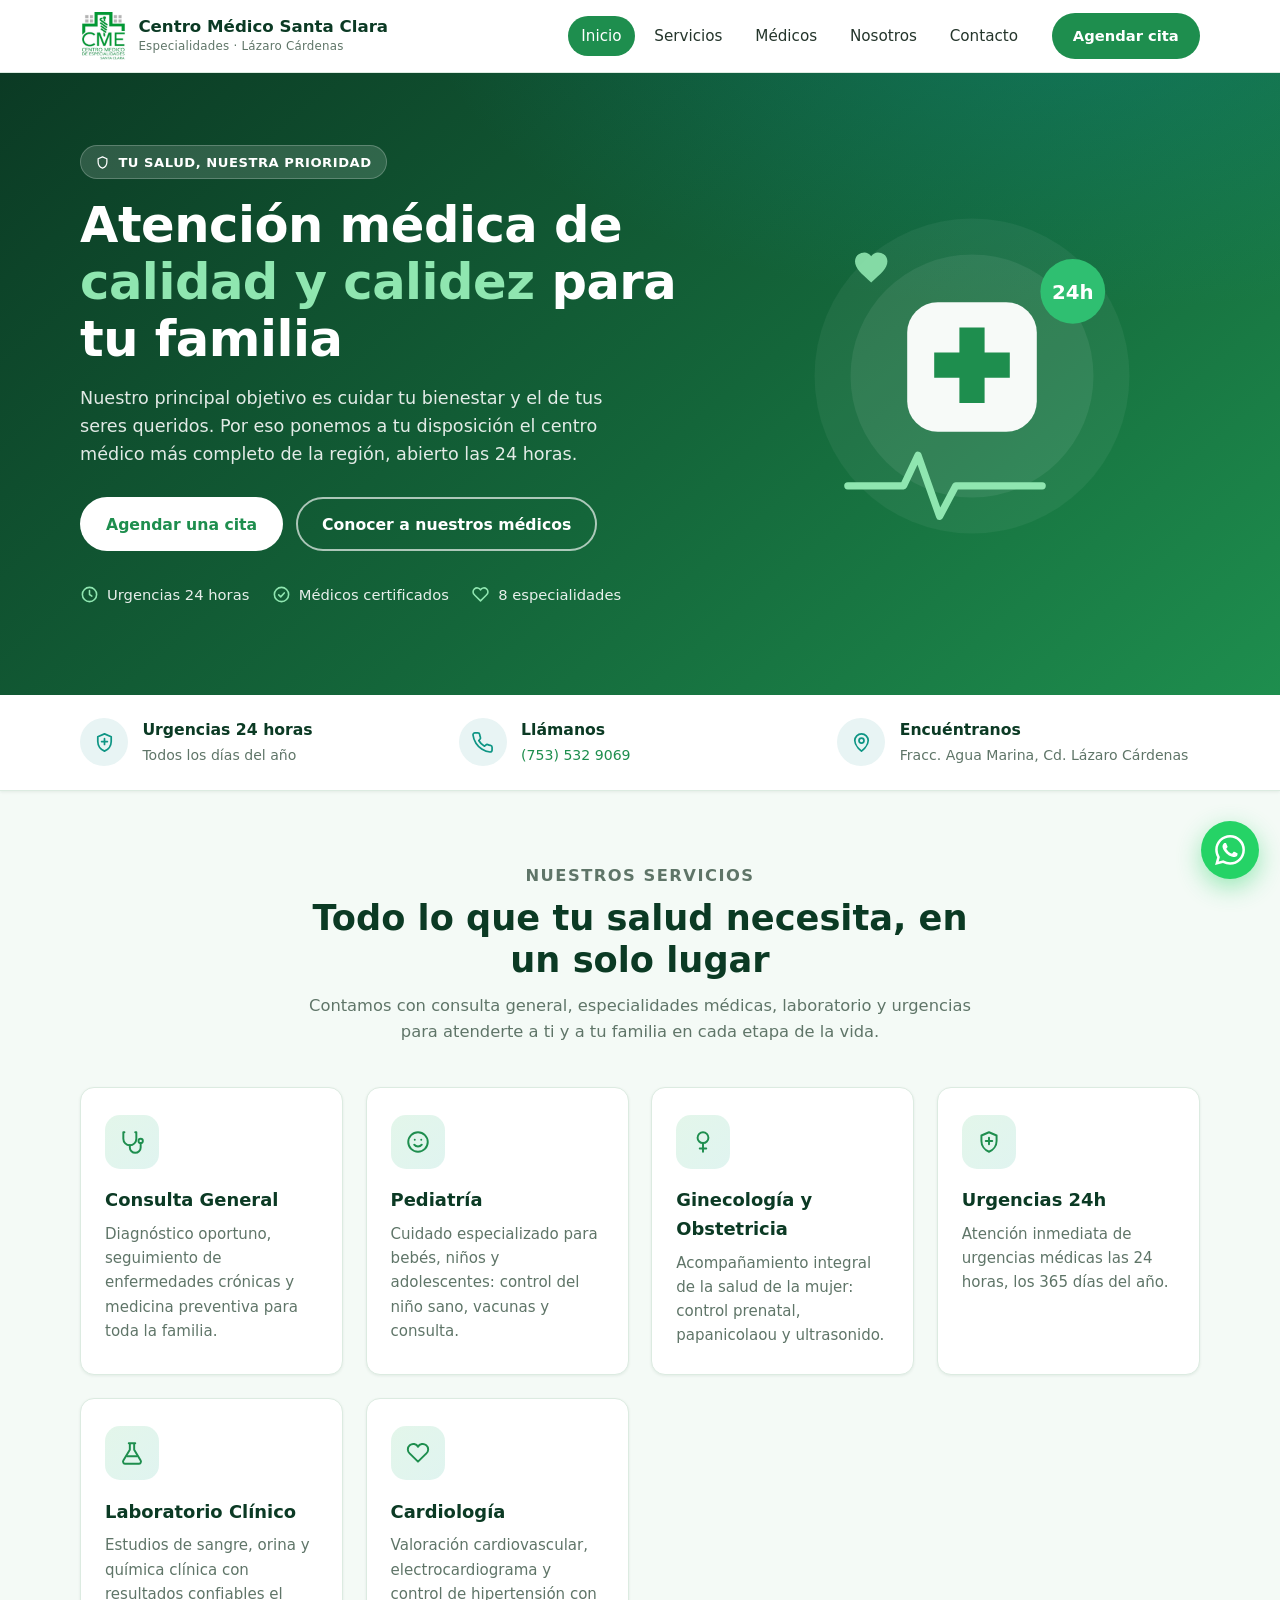
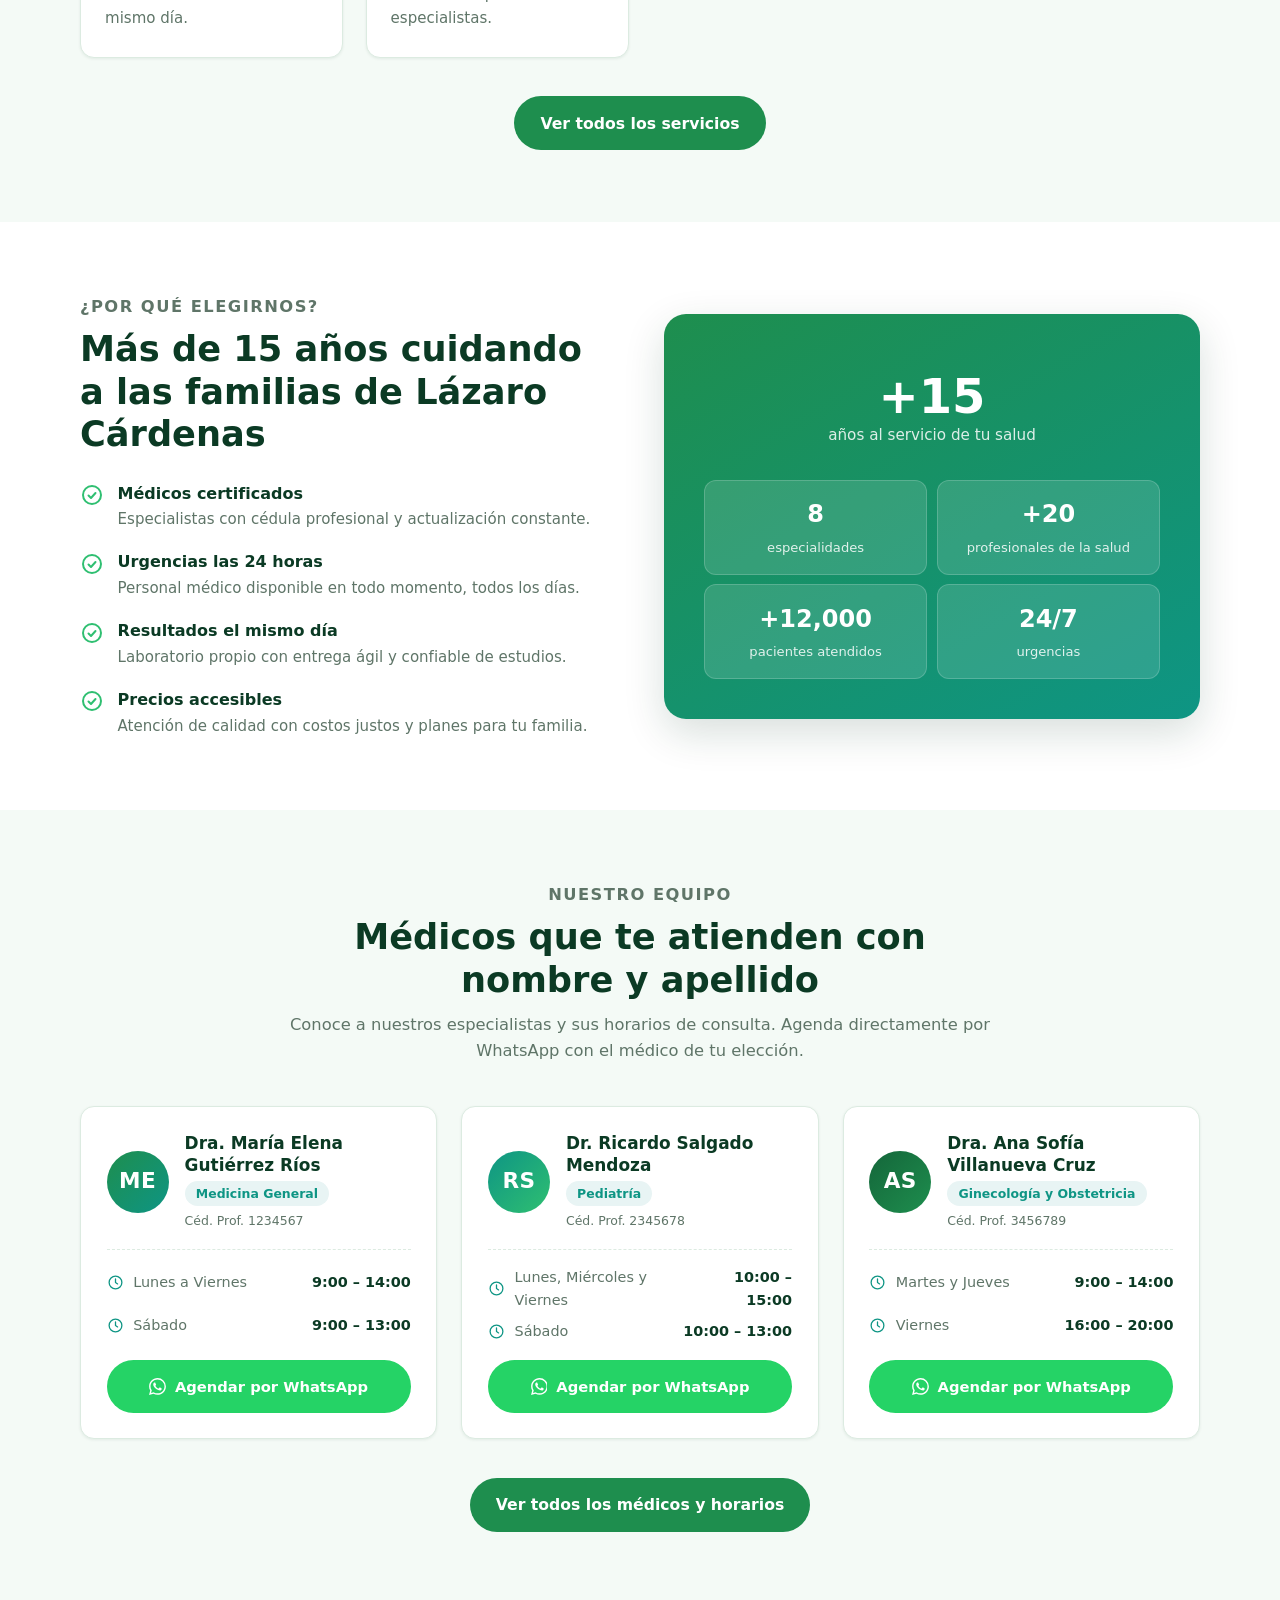
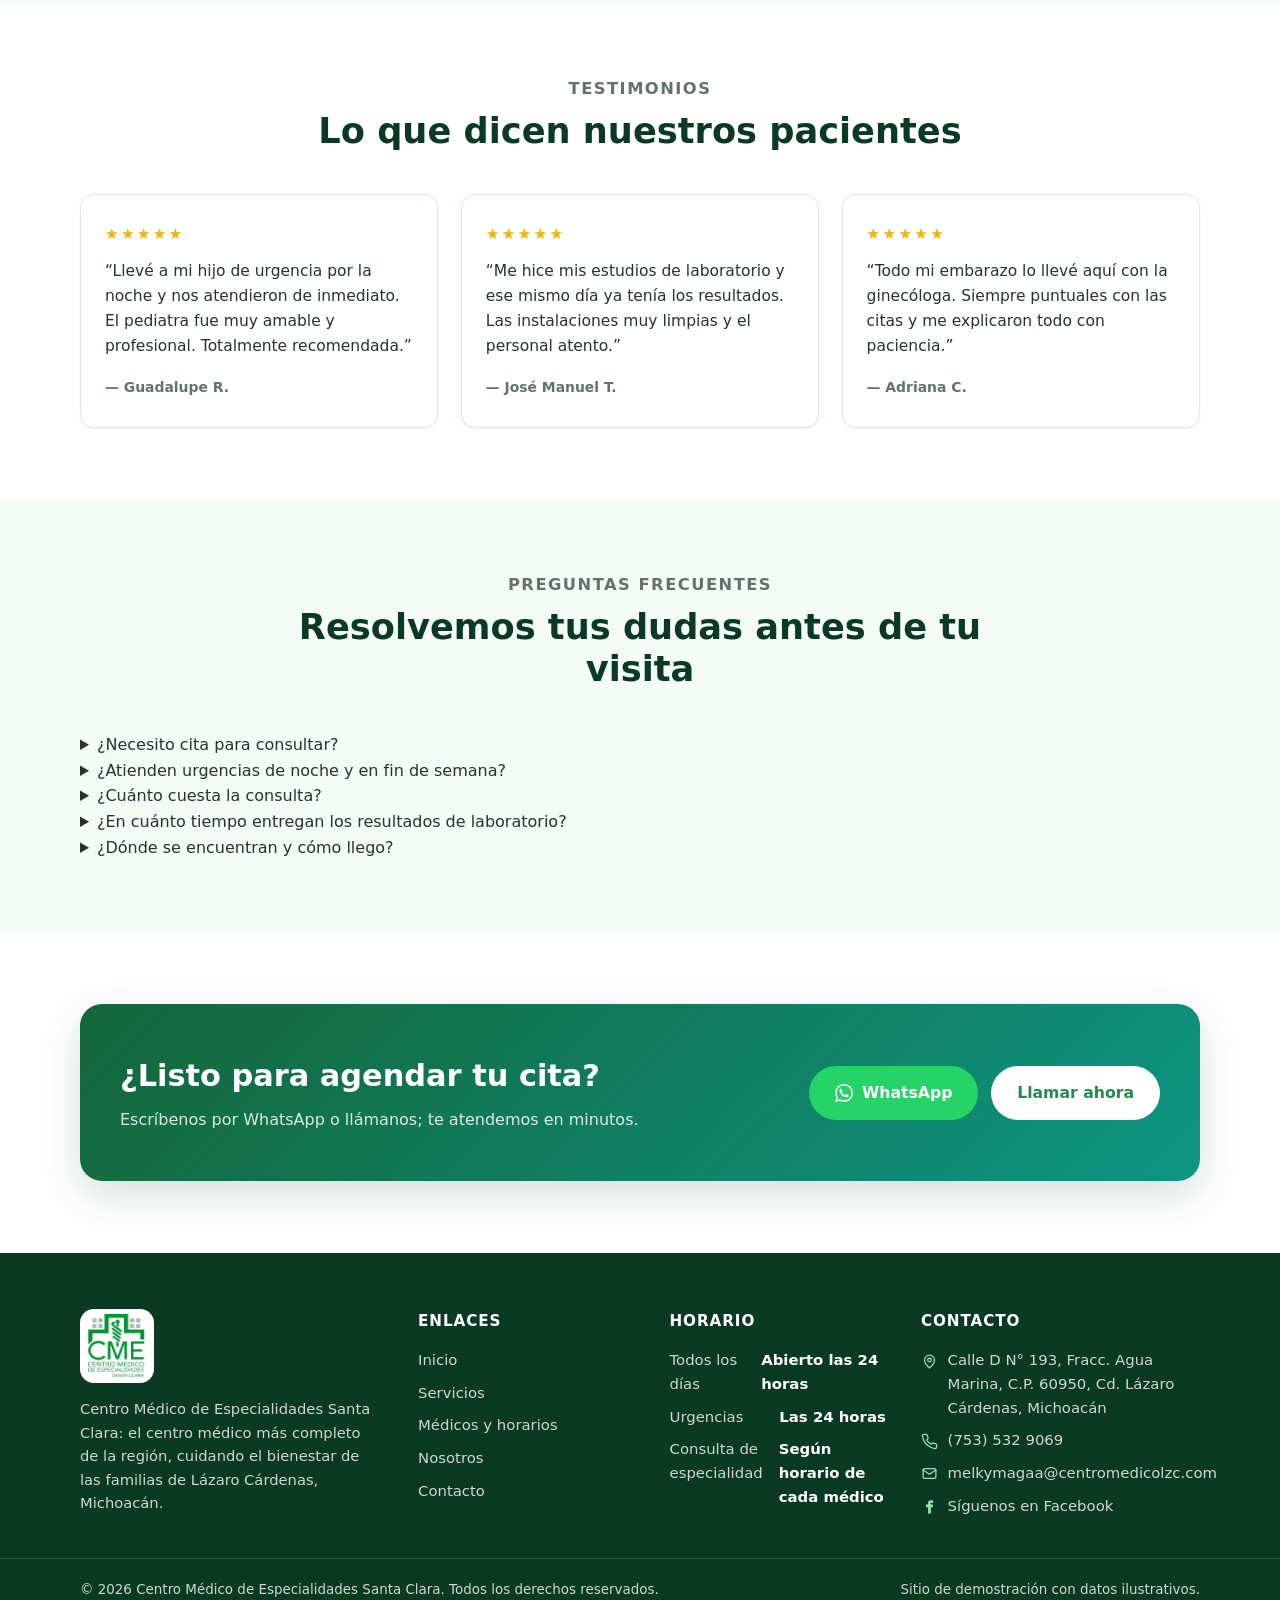
<file: index.html>
<!DOCTYPE html>
<html lang="es">
<head>
  <meta charset="UTF-8">
  <meta name="viewport" content="width=device-width, initial-scale=1.0">
  <title>Centro Médico de Especialidades Santa Clara — Lázaro Cárdenas, Michoacán</title>
  <meta name="description" content="Centro Médico de Especialidades Santa Clara en Lázaro Cárdenas, Michoacán: especialidades médicas, laboratorio y urgencias las 24 horas. Agenda tu cita por WhatsApp o teléfono.">
  <!-- ⚠ ANTES DE PUBLICAR: reemplazar TU-DOMINIO.com por el dominio real en las
       5 páginas. Sin una URL absoluta, WhatsApp y Facebook no muestran la imagen
       de previsualización al compartir el enlace. -->
  <link rel="canonical" href="https://TU-DOMINIO.com/index.html">
  <meta property="og:title" content="Centro Médico de Especialidades Santa Clara — Lázaro Cárdenas">
  <meta property="og:description" content="El centro médico más completo de la región: especialidades, laboratorio y atención las 24 horas.">
  <meta property="og:type" content="website">
  <meta property="og:locale" content="es_MX">
  <meta property="og:site_name" content="Centro Médico de Especialidades Santa Clara">
  <meta property="og:url" content="https://TU-DOMINIO.com/index.html">
  <meta property="og:image" content="https://TU-DOMINIO.com/assets/og-image.jpg">
  <meta property="og:image:width" content="1200">
  <meta property="og:image:height" content="630">
  <meta property="og:image:alt" content="Centro Médico de Especialidades Santa Clara — Urgencias 24 horas en Lázaro Cárdenas, Michoacán">
  <meta name="twitter:card" content="summary_large_image">
  <link rel="icon" href="data:image/svg+xml,<svg xmlns='http://www.w3.org/2000/svg' viewBox='0 0 64 64'><rect width='64' height='64' rx='14' fill='%231e8e4e'/><path d='M27 14h10v13h13v10H37v13H27V37H14V27h13z' fill='white'/></svg>">
  <link rel="stylesheet" href="css/styles.css">
</head>
<body>

  <header class="site-header">
    <div class="container header-inner">
      <a class="brand" href="index.html" aria-label="Centro Médico Santa Clara — Inicio">
        <img class="brand-img" src="assets/logo.jpg" alt="Logotipo del Centro Médico de Especialidades Santa Clara">
        <span class="brand-text"><strong>Centro Médico Santa Clara</strong><small>Especialidades · Lázaro Cárdenas</small></span>
      </a>
      <nav class="site-nav" id="siteNav" aria-label="Navegación principal">
        <a href="index.html" class="active">Inicio</a>
        <a href="servicios.html">Servicios</a>
        <a href="medicos.html">Médicos</a>
        <a href="nosotros.html">Nosotros</a>
        <a href="contacto.html">Contacto</a>
      </nav>
      <a href="contacto.html" class="btn btn-primary header-cta">Agendar cita</a>
      <button class="nav-toggle" id="navToggle" aria-label="Abrir menú" aria-expanded="false">
        <svg viewBox="0 0 24 24" fill="none" stroke="currentColor" stroke-width="2" stroke-linecap="round" aria-hidden="true"><path d="M4 7h16M4 12h16M4 17h16"/></svg>
      </button>
    </div>
  </header>

  <main>
    <!-- ============ HERO ============ -->
    <section class="hero">
      <div class="container hero-inner">
        <div>
          <span class="kicker">
            <svg viewBox="0 0 24 24" fill="none" stroke="currentColor" stroke-width="2" stroke-linecap="round" stroke-linejoin="round" aria-hidden="true"><path d="M12 3l7 3v5c0 4.5-3 8.5-7 10-4-1.5-7-5.5-7-10V6z"/></svg>
            Tu salud, nuestra prioridad
          </span>
          <h1>Atención médica de <em>calidad y calidez</em> para tu familia</h1>
          <p class="lead">Nuestro principal objetivo es cuidar tu bienestar y el de tus seres queridos. Por eso ponemos a tu disposición el centro médico más completo de la región, abierto las 24 horas.</p>
          <div class="hero-actions">
            <a href="contacto.html" class="btn btn-light">Agendar una cita</a>
            <a href="medicos.html" class="btn btn-outline">Conocer a nuestros médicos</a>
          </div>
          <ul class="hero-badges">
            <li>
              <svg viewBox="0 0 24 24" fill="none" stroke="currentColor" stroke-width="2" stroke-linecap="round" stroke-linejoin="round" aria-hidden="true"><circle cx="12" cy="12" r="9"/><path d="M12 7v5l3 2"/></svg>
              Urgencias 24 horas
            </li>
            <li>
              <svg viewBox="0 0 24 24" fill="none" stroke="currentColor" stroke-width="2" stroke-linecap="round" stroke-linejoin="round" aria-hidden="true"><circle cx="12" cy="12" r="9"/><path d="m8.5 12.5 2.5 2.5 4.5-5"/></svg>
              Médicos certificados
            </li>
            <li>
              <svg viewBox="0 0 24 24" fill="none" stroke="currentColor" stroke-width="2" stroke-linecap="round" stroke-linejoin="round" aria-hidden="true"><path d="M19.5 12.6 12 20l-7.5-7.4A5 5 0 1 1 12 6.3a5 5 0 1 1 7.5 6.3z"/></svg>
              8 especialidades
            </li>
          </ul>
        </div>
        <div class="hero-art" aria-hidden="true">
          <svg viewBox="0 0 400 400" fill="none">
            <circle cx="200" cy="200" r="175" fill="rgba(255,255,255,0.05)"/>
            <circle cx="200" cy="200" r="135" fill="rgba(255,255,255,0.07)"/>
            <rect x="128" y="118" width="144" height="144" rx="34" fill="#ffffff" opacity="0.96"/>
            <path d="M186 146h28v28h28v28h-28v28h-28v-28h-28v-28h28z" fill="#1e8e4e"/>
            <circle cx="312" cy="106" r="36" fill="#2fbf71"/>
            <text x="312" y="114" text-anchor="middle" font-size="22" font-weight="700" fill="#ffffff" font-family="system-ui, sans-serif">24h</text>
            <path d="M88 96c-11-10-18-15.5-18-23.5a10 10 0 0 1 18-5.6A10 10 0 0 1 106 72.5c0 8-7 13.5-18 23.5z" fill="#8fe6b0" opacity="0.9"/>
            <path d="M62 322h62l16-34 24 68 18-34h96" stroke="#8fe6b0" stroke-width="8" stroke-linecap="round" stroke-linejoin="round"/>
          </svg>
        </div>
      </div>
    </section>

    <!-- ============ FRANJA DE DATOS RÁPIDOS ============ -->
    <section class="strip" aria-label="Información rápida">
      <div class="container strip-inner">
        <div class="strip-item">
          <span class="icon-circle"><svg viewBox="0 0 24 24" fill="none" stroke="currentColor" stroke-width="1.8" stroke-linecap="round" stroke-linejoin="round" aria-hidden="true"><path d="M12 3l7 3v5c0 4.5-3 8.5-7 10-4-1.5-7-5.5-7-10V6z"/><path d="M12 8v6M9 11h6"/></svg></span>
          <div><strong>Urgencias 24 horas</strong><span>Todos los días del año</span></div>
        </div>
        <div class="strip-item">
          <span class="icon-circle"><svg viewBox="0 0 24 24" fill="none" stroke="currentColor" stroke-width="1.8" stroke-linecap="round" stroke-linejoin="round" aria-hidden="true"><path d="M22 16.9v3a2 2 0 0 1-2.2 2 19.8 19.8 0 0 1-8.6-3.1 19.5 19.5 0 0 1-6-6A19.8 19.8 0 0 1 2.1 4.2 2 2 0 0 1 4.1 2h3a2 2 0 0 1 2 1.7c.13.96.36 1.9.7 2.8a2 2 0 0 1-.45 2.1L8.1 9.9a16 16 0 0 0 6 6l1.3-1.25a2 2 0 0 1 2.1-.45c.9.34 1.84.57 2.8.7a2 2 0 0 1 1.7 2z"/></svg></span>
          <div><strong>Llámanos</strong><span><a data-cfg-href="tel" data-cfg="telefono" href="#">(753) 123 4567</a></span></div>
        </div>
        <div class="strip-item">
          <span class="icon-circle"><svg viewBox="0 0 24 24" fill="none" stroke="currentColor" stroke-width="1.8" stroke-linecap="round" stroke-linejoin="round" aria-hidden="true"><path d="M12 21s-7-5.1-7-11a7 7 0 0 1 14 0c0 5.9-7 11-7 11z"/><circle cx="12" cy="10" r="2.6"/></svg></span>
          <div><strong>Encuéntranos</strong><span>Fracc. Agua Marina, Cd. Lázaro Cárdenas</span></div>
        </div>
      </div>
    </section>

    <!-- ============ SERVICIOS DESTACADOS ============ -->
    <section class="section">
      <div class="container">
        <div class="section-head center">
          <p class="eyebrow">Nuestros servicios</p>
          <h2>Todo lo que tu salud necesita, en un solo lugar</h2>
          <p>Contamos con consulta general, especialidades médicas, laboratorio y urgencias para atenderte a ti y a tu familia en cada etapa de la vida.</p>
        </div>
        <div class="cards">
          <article class="card reveal">
            <span class="icon-circle"><svg viewBox="0 0 24 24" fill="none" stroke="currentColor" stroke-width="1.8" stroke-linecap="round" stroke-linejoin="round" aria-hidden="true"><path d="M5 3H4v6a6 6 0 0 0 12 0V3h-1"/><path d="M10 15v2a5 5 0 0 0 10 0v-3"/><circle cx="20" cy="11" r="2"/></svg></span>
            <h3>Consulta General</h3>
            <p>Diagnóstico oportuno, seguimiento de enfermedades crónicas y medicina preventiva para toda la familia.</p>
          </article>
          <article class="card reveal">
            <span class="icon-circle"><svg viewBox="0 0 24 24" fill="none" stroke="currentColor" stroke-width="1.8" stroke-linecap="round" stroke-linejoin="round" aria-hidden="true"><circle cx="12" cy="12" r="9"/><path d="M9 10h.01M15 10h.01"/><path d="M8.5 14.5a4.5 4.5 0 0 0 7 0"/></svg></span>
            <h3>Pediatría</h3>
            <p>Cuidado especializado para bebés, niños y adolescentes: control del niño sano, vacunas y consulta.</p>
          </article>
          <article class="card reveal">
            <span class="icon-circle"><svg viewBox="0 0 24 24" fill="none" stroke="currentColor" stroke-width="1.8" stroke-linecap="round" stroke-linejoin="round" aria-hidden="true"><circle cx="12" cy="8" r="5"/><path d="M12 13v8M9 18h6"/></svg></span>
            <h3>Ginecología y Obstetricia</h3>
            <p>Acompañamiento integral de la salud de la mujer: control prenatal, papanicolaou y ultrasonido.</p>
          </article>
          <article class="card reveal">
            <span class="icon-circle"><svg viewBox="0 0 24 24" fill="none" stroke="currentColor" stroke-width="1.8" stroke-linecap="round" stroke-linejoin="round" aria-hidden="true"><path d="M12 3l7 3v5c0 4.5-3 8.5-7 10-4-1.5-7-5.5-7-10V6z"/><path d="M12 8v6M9 11h6"/></svg></span>
            <h3>Urgencias 24h</h3>
            <p>Atención inmediata de urgencias médicas las 24 horas, los 365 días del año.</p>
          </article>
          <article class="card reveal">
            <span class="icon-circle"><svg viewBox="0 0 24 24" fill="none" stroke="currentColor" stroke-width="1.8" stroke-linecap="round" stroke-linejoin="round" aria-hidden="true"><path d="M9 3h6M10 3v6l-6 10a2 2 0 0 0 1.8 3h12.4a2 2 0 0 0 1.8-3L14 9V3"/><path d="M7.5 15h9"/></svg></span>
            <h3>Laboratorio Clínico</h3>
            <p>Estudios de sangre, orina y química clínica con resultados confiables el mismo día.</p>
          </article>
          <article class="card reveal">
            <span class="icon-circle"><svg viewBox="0 0 24 24" fill="none" stroke="currentColor" stroke-width="1.8" stroke-linecap="round" stroke-linejoin="round" aria-hidden="true"><path d="M19.5 12.6 12 20l-7.5-7.4A5 5 0 1 1 12 6.3a5 5 0 1 1 7.5 6.3z"/></svg></span>
            <h3>Cardiología</h3>
            <p>Valoración cardiovascular, electrocardiograma y control de hipertensión con especialistas.</p>
          </article>
        </div>
        <div class="section-foot">
          <a href="servicios.html" class="btn btn-primary">Ver todos los servicios</a>
        </div>
      </div>
    </section>

    <!-- ============ POR QUÉ ELEGIRNOS ============ -->
    <section class="section alt">
      <div class="container split">
        <div>
          <div class="section-head" style="margin-bottom: 0;">
            <p class="eyebrow">¿Por qué elegirnos?</p>
            <h2>Más de 15 años cuidando a las familias de Lázaro Cárdenas</h2>
          </div>
          <ul class="checklist">
            <li>
              <svg viewBox="0 0 24 24" fill="none" stroke="currentColor" stroke-width="2" stroke-linecap="round" stroke-linejoin="round" aria-hidden="true"><circle cx="12" cy="12" r="9"/><path d="m8.5 12.5 2.5 2.5 4.5-5"/></svg>
              <div><strong>Médicos certificados</strong><span>Especialistas con cédula profesional y actualización constante.</span></div>
            </li>
            <li>
              <svg viewBox="0 0 24 24" fill="none" stroke="currentColor" stroke-width="2" stroke-linecap="round" stroke-linejoin="round" aria-hidden="true"><circle cx="12" cy="12" r="9"/><path d="m8.5 12.5 2.5 2.5 4.5-5"/></svg>
              <div><strong>Urgencias las 24 horas</strong><span>Personal médico disponible en todo momento, todos los días.</span></div>
            </li>
            <li>
              <svg viewBox="0 0 24 24" fill="none" stroke="currentColor" stroke-width="2" stroke-linecap="round" stroke-linejoin="round" aria-hidden="true"><circle cx="12" cy="12" r="9"/><path d="m8.5 12.5 2.5 2.5 4.5-5"/></svg>
              <div><strong>Resultados el mismo día</strong><span>Laboratorio propio con entrega ágil y confiable de estudios.</span></div>
            </li>
            <li>
              <svg viewBox="0 0 24 24" fill="none" stroke="currentColor" stroke-width="2" stroke-linecap="round" stroke-linejoin="round" aria-hidden="true"><circle cx="12" cy="12" r="9"/><path d="m8.5 12.5 2.5 2.5 4.5-5"/></svg>
              <div><strong>Precios accesibles</strong><span>Atención de calidad con costos justos y planes para tu familia.</span></div>
            </li>
          </ul>
        </div>
        <div class="panel-illustration reveal">
          <div class="big-stat"><strong>+15</strong><span>años al servicio de tu salud</span></div>
          <div class="panel-grid">
            <div><strong>8</strong><span>especialidades</span></div>
            <div><strong>+20</strong><span>profesionales de la salud</span></div>
            <div><strong>+12,000</strong><span>pacientes atendidos</span></div>
            <div><strong>24/7</strong><span>urgencias</span></div>
          </div>
        </div>
      </div>
    </section>

    <!-- ============ MÉDICOS DESTACADOS ============ -->
    <section class="section">
      <div class="container">
        <div class="section-head center">
          <p class="eyebrow">Nuestro equipo</p>
          <h2>Médicos que te atienden con nombre y apellido</h2>
          <p>Conoce a nuestros especialistas y sus horarios de consulta. Agenda directamente por WhatsApp con el médico de tu elección.</p>
        </div>
        <div class="docs-grid" id="medicosDestacados"></div>
        <div class="section-foot">
          <a href="medicos.html" class="btn btn-primary">Ver todos los médicos y horarios</a>
        </div>
      </div>
    </section>

    <!-- ============ TESTIMONIOS ============ -->
    <section class="section alt">
      <div class="container">
        <div class="section-head center">
          <p class="eyebrow">Testimonios</p>
          <h2>Lo que dicen nuestros pacientes</h2>
        </div>
        <div class="testimonios">
          <article class="testimonio reveal">
            <div class="stars" aria-label="5 estrellas">★★★★★</div>
            <blockquote>“Llevé a mi hijo de urgencia por la noche y nos atendieron de inmediato. El pediatra fue muy amable y profesional. Totalmente recomendada.”</blockquote>
            <cite>— Guadalupe R.</cite>
          </article>
          <article class="testimonio reveal">
            <div class="stars" aria-label="5 estrellas">★★★★★</div>
            <blockquote>“Me hice mis estudios de laboratorio y ese mismo día ya tenía los resultados. Las instalaciones muy limpias y el personal atento.”</blockquote>
            <cite>— José Manuel T.</cite>
          </article>
          <article class="testimonio reveal">
            <div class="stars" aria-label="5 estrellas">★★★★★</div>
            <blockquote>“Todo mi embarazo lo llevé aquí con la ginecóloga. Siempre puntuales con las citas y me explicaron todo con paciencia.”</blockquote>
            <cite>— Adriana C.</cite>
          </article>
        </div>
      </div>
    </section>

    <!-- ============ PREGUNTAS FRECUENTES ============
         ⚠ Confirmar cada respuesta con el cliente antes de publicar.
         Si se edita una pregunta aquí, actualizar también el bloque
         JSON-LD de FAQPage al final de esta página. -->
    <section class="section">
      <div class="container">
        <div class="section-head center">
          <p class="eyebrow">Preguntas frecuentes</p>
          <h2>Resolvemos tus dudas antes de tu visita</h2>
        </div>
        <div class="faq">
          <details>
            <summary>¿Necesito cita para consultar?</summary>
            <div class="faq-body">Para consulta de especialidad te recomendamos agendar por WhatsApp o teléfono, así te aseguramos el horario del médico que buscas. Las urgencias se atienden de inmediato, sin cita, a cualquier hora.</div>
          </details>
          <details>
            <summary>¿Atienden urgencias de noche y en fin de semana?</summary>
            <div class="faq-body">Sí. Contamos con médico de guardia las 24 horas, los 365 días del año, incluidos domingos y días festivos.</div>
          </details>
          <details>
            <summary>¿Cuánto cuesta la consulta?</summary>
            <div class="faq-body">Manejamos costos accesibles que varían según la especialidad y los estudios que se requieran. Escríbenos por <a href="#" data-cfg-href="wa" target="_blank" rel="noopener">WhatsApp</a> y con gusto te damos el costo actualizado, sin compromiso.</div>
          </details>
          <details>
            <summary>¿En cuánto tiempo entregan los resultados de laboratorio?</summary>
            <div class="faq-body">La mayoría de los estudios de rutina se entregan el mismo día. Para perfiles especiales te indicamos el tiempo exacto al momento de tomar la muestra.</div>
          </details>
          <details>
            <summary>¿Dónde se encuentran y cómo llego?</summary>
            <div class="faq-body">Estamos en <span data-cfg="direccion"></span>. Puedes abrir la ruta directamente en <a data-cfg-href="mapa" href="#" target="_blank" rel="noopener">Google Maps</a>.</div>
          </details>
        </div>
      </div>
    </section>

    <!-- ============ CTA FINAL ============ -->
    <section class="section alt">
      <div class="container">
        <div class="cta-banner reveal">
          <div>
            <h2>¿Listo para agendar tu cita?</h2>
            <p>Escríbenos por WhatsApp o llámanos; te atendemos en minutos.</p>
          </div>
          <div class="actions">
            <a href="#" data-cfg-href="wa" target="_blank" rel="noopener" class="btn btn-whatsapp">
              <svg viewBox="0 0 24 24" fill="currentColor" aria-hidden="true"><path d="M17.472 14.382c-.297-.149-1.758-.867-2.03-.967-.273-.099-.471-.148-.67.15-.197.297-.767.966-.94 1.164-.173.199-.347.223-.644.075-.297-.15-1.255-.463-2.39-1.475-.883-.788-1.48-1.761-1.653-2.059-.173-.297-.018-.458.13-.606.134-.133.297-.347.446-.52.149-.174.198-.298.297-.497.1-.198.05-.371-.025-.52-.075-.149-.669-1.612-.916-2.207-.242-.579-.487-.5-.669-.51-.173-.008-.371-.01-.57-.01-.198 0-.52.074-.792.372-.272.297-1.04 1.016-1.04 2.479 0 1.462 1.065 2.875 1.213 3.074.149.198 2.096 3.2 5.077 4.487.709.306 1.262.489 1.694.625.712.227 1.36.195 1.871.118.571-.085 1.758-.719 2.006-1.413.248-.694.248-1.289.173-1.413-.074-.124-.272-.198-.57-.347m-5.421 7.403h-.004a9.87 9.87 0 01-5.031-1.378l-.361-.214-3.741.982.998-3.648-.235-.374a9.86 9.86 0 01-1.51-5.26c.001-5.45 4.436-9.884 9.888-9.884 2.64 0 5.122 1.03 6.988 2.898a9.825 9.825 0 012.893 6.994c-.003 5.45-4.437 9.884-9.885 9.884m8.413-18.297A11.815 11.815 0 0012.05 0C5.495 0 .16 5.335.157 11.892c0 2.096.547 4.142 1.588 5.945L.057 24l6.305-1.654a11.882 11.882 0 005.683 1.448h.005c6.554 0 11.89-5.335 11.893-11.893a11.821 11.821 0 00-3.48-8.413z"/></svg>
              WhatsApp
            </a>
            <a href="#" data-cfg-href="tel" class="btn btn-light">Llamar ahora</a>
          </div>
        </div>
      </div>
    </section>
  </main>

  <!-- ============ PIE DE PÁGINA ============ -->
  <footer class="site-footer">
    <div class="container footer-grid">
      <div class="footer-brand">
        <img class="footer-logo" src="assets/logo.jpg" alt="Logotipo CME Santa Clara">
        <p>Centro Médico de Especialidades Santa Clara: el centro médico más completo de la región, cuidando el bienestar de las familias de Lázaro Cárdenas, Michoacán.</p>
      </div>
      <div>
        <h4>Enlaces</h4>
        <ul>
          <li><a href="index.html">Inicio</a></li>
          <li><a href="servicios.html">Servicios</a></li>
          <li><a href="medicos.html">Médicos y horarios</a></li>
          <li><a href="nosotros.html">Nosotros</a></li>
          <li><a href="contacto.html">Contacto</a></li>
        </ul>
      </div>
      <div>
        <h4>Horario</h4>
        <ul class="footer-horario" data-horario-general></ul>
      </div>
      <div>
        <h4>Contacto</h4>
        <ul class="footer-contacto">
          <li>
            <svg viewBox="0 0 24 24" fill="none" stroke="currentColor" stroke-width="1.8" stroke-linecap="round" stroke-linejoin="round" aria-hidden="true"><path d="M12 21s-7-5.1-7-11a7 7 0 0 1 14 0c0 5.9-7 11-7 11z"/><circle cx="12" cy="10" r="2.6"/></svg>
            <span data-cfg="direccion"></span>
          </li>
          <li>
            <svg viewBox="0 0 24 24" fill="none" stroke="currentColor" stroke-width="1.8" stroke-linecap="round" stroke-linejoin="round" aria-hidden="true"><path d="M22 16.9v3a2 2 0 0 1-2.2 2 19.8 19.8 0 0 1-8.6-3.1 19.5 19.5 0 0 1-6-6A19.8 19.8 0 0 1 2.1 4.2 2 2 0 0 1 4.1 2h3a2 2 0 0 1 2 1.7c.13.96.36 1.9.7 2.8a2 2 0 0 1-.45 2.1L8.1 9.9a16 16 0 0 0 6 6l1.3-1.25a2 2 0 0 1 2.1-.45c.9.34 1.84.57 2.8.7a2 2 0 0 1 1.7 2z"/></svg>
            <a data-cfg-href="tel" data-cfg="telefono" href="#"></a>
          </li>
          <li>
            <svg viewBox="0 0 24 24" fill="none" stroke="currentColor" stroke-width="1.8" stroke-linecap="round" stroke-linejoin="round" aria-hidden="true"><rect x="3" y="5" width="18" height="14" rx="2"/><path d="m3 7 9 6 9-6"/></svg>
            <a data-cfg-href="mailto" data-cfg="email" href="#"></a>
          </li>
          <li>
            <svg viewBox="0 0 24 24" fill="currentColor" aria-hidden="true"><path d="M14 9h3l-.5 4H14v9h-4v-9H7V9h3V7a4 4 0 0 1 4-4h3v4h-3a1 1 0 0 0-1 1z"/></svg>
            <a href="https://www.facebook.com/profile.php?id=100057571564324" target="_blank" rel="noopener">Síguenos en Facebook</a>
          </li>
        </ul>
      </div>
    </div>
    <div class="footer-bottom">
      <div class="container footer-bottom-inner">
        <span>© <span id="anio"></span> Centro Médico de Especialidades Santa Clara. Todos los derechos reservados.</span>
        <span>Sitio de demostración con datos ilustrativos.</span>
      </div>
    </div>
  </footer>

  <script src="js/config.js"></script>
  <script src="js/data.js"></script>
  <script src="js/main.js"></script>
  <script src="js/medicos.js"></script>

  <!-- ============================================================
       DATOS ESTRUCTURADOS (schema.org)
       Esto es lo que permite a Google mostrar dirección, teléfono y
       horario de la clínica directamente en los resultados de búsqueda.

       ⚠ Google NO ejecuta config.js para leer esto, así que los datos
       van escritos a mano: si cambias teléfono, dirección o correo en
       js/config.js, cámbialos TAMBIÉN aquí. Es el único lugar del sitio
       donde los datos de contacto se repiten.
       ============================================================ -->
  <script type="application/ld+json">
  {
    "@context": "https://schema.org",
    "@type": "MedicalClinic",
    "name": "Centro Médico de Especialidades Santa Clara",
    "description": "Centro médico con especialidades, laboratorio clínico, imagenología y urgencias las 24 horas en Lázaro Cárdenas, Michoacán.",
    "url": "https://TU-DOMINIO.com/",
    "image": "https://TU-DOMINIO.com/assets/og-image.jpg",
    "logo": "https://TU-DOMINIO.com/assets/logo.jpg",
    "telephone": "+527535329069",
    "email": "melkymagaa@centromedicolzc.com",
    "priceRange": "$$",
    "currenciesAccepted": "MXN",
    "address": {
      "@type": "PostalAddress",
      "streetAddress": "Calle D N° 193, Fracc. Agua Marina",
      "addressLocality": "Ciudad Lázaro Cárdenas",
      "addressRegion": "Michoacán",
      "postalCode": "60950",
      "addressCountry": "MX"
    },
    "openingHoursSpecification": [{
      "@type": "OpeningHoursSpecification",
      "dayOfWeek": ["Monday", "Tuesday", "Wednesday", "Thursday", "Friday", "Saturday", "Sunday"],
      "opens": "00:00",
      "closes": "23:59"
    }],
    "availableService": [
      { "@type": "MedicalProcedure", "name": "Urgencias 24 horas" },
      { "@type": "MedicalProcedure", "name": "Laboratorio clínico" },
      { "@type": "MedicalProcedure", "name": "Rayos X e imagenología" }
    ],
    "medicalSpecialty": [
      "Pediatric", "Obstetric", "Cardiovascular", "Dermatology",
      "Emergency", "Internal", "Musculoskeletal", "Dentistry"
    ],
    "sameAs": ["https://www.facebook.com/profile.php?id=100057571564324"]
  }
  </script>

  <!-- Preguntas frecuentes: si editas la sección de FAQ de arriba, actualiza esto. -->
  <script type="application/ld+json">
  {
    "@context": "https://schema.org",
    "@type": "FAQPage",
    "mainEntity": [
      {
        "@type": "Question",
        "name": "¿Necesito cita para consultar?",
        "acceptedAnswer": { "@type": "Answer", "text": "Para consulta de especialidad recomendamos agendar por WhatsApp o teléfono para asegurar el horario del médico. Las urgencias se atienden de inmediato, sin cita, a cualquier hora." }
      },
      {
        "@type": "Question",
        "name": "¿Atienden urgencias de noche y en fin de semana?",
        "acceptedAnswer": { "@type": "Answer", "text": "Sí. Contamos con médico de guardia las 24 horas, los 365 días del año, incluidos domingos y días festivos." }
      },
      {
        "@type": "Question",
        "name": "¿Cuánto cuesta la consulta?",
        "acceptedAnswer": { "@type": "Answer", "text": "Los costos varían según la especialidad y los estudios que se requieran. Escríbenos por WhatsApp y te damos el costo actualizado, sin compromiso." }
      },
      {
        "@type": "Question",
        "name": "¿En cuánto tiempo entregan los resultados de laboratorio?",
        "acceptedAnswer": { "@type": "Answer", "text": "La mayoría de los estudios de rutina se entregan el mismo día. Para perfiles especiales indicamos el tiempo exacto al tomar la muestra." }
      },
      {
        "@type": "Question",
        "name": "¿Dónde se encuentran y cómo llego?",
        "acceptedAnswer": { "@type": "Answer", "text": "Estamos en Calle D N° 193, Fracc. Agua Marina, C.P. 60950, Cd. Lázaro Cárdenas, Michoacán. Puedes abrir la ruta directamente en Google Maps." }
      }
    ]
  }
  </script>
</body>
</html>
</file>
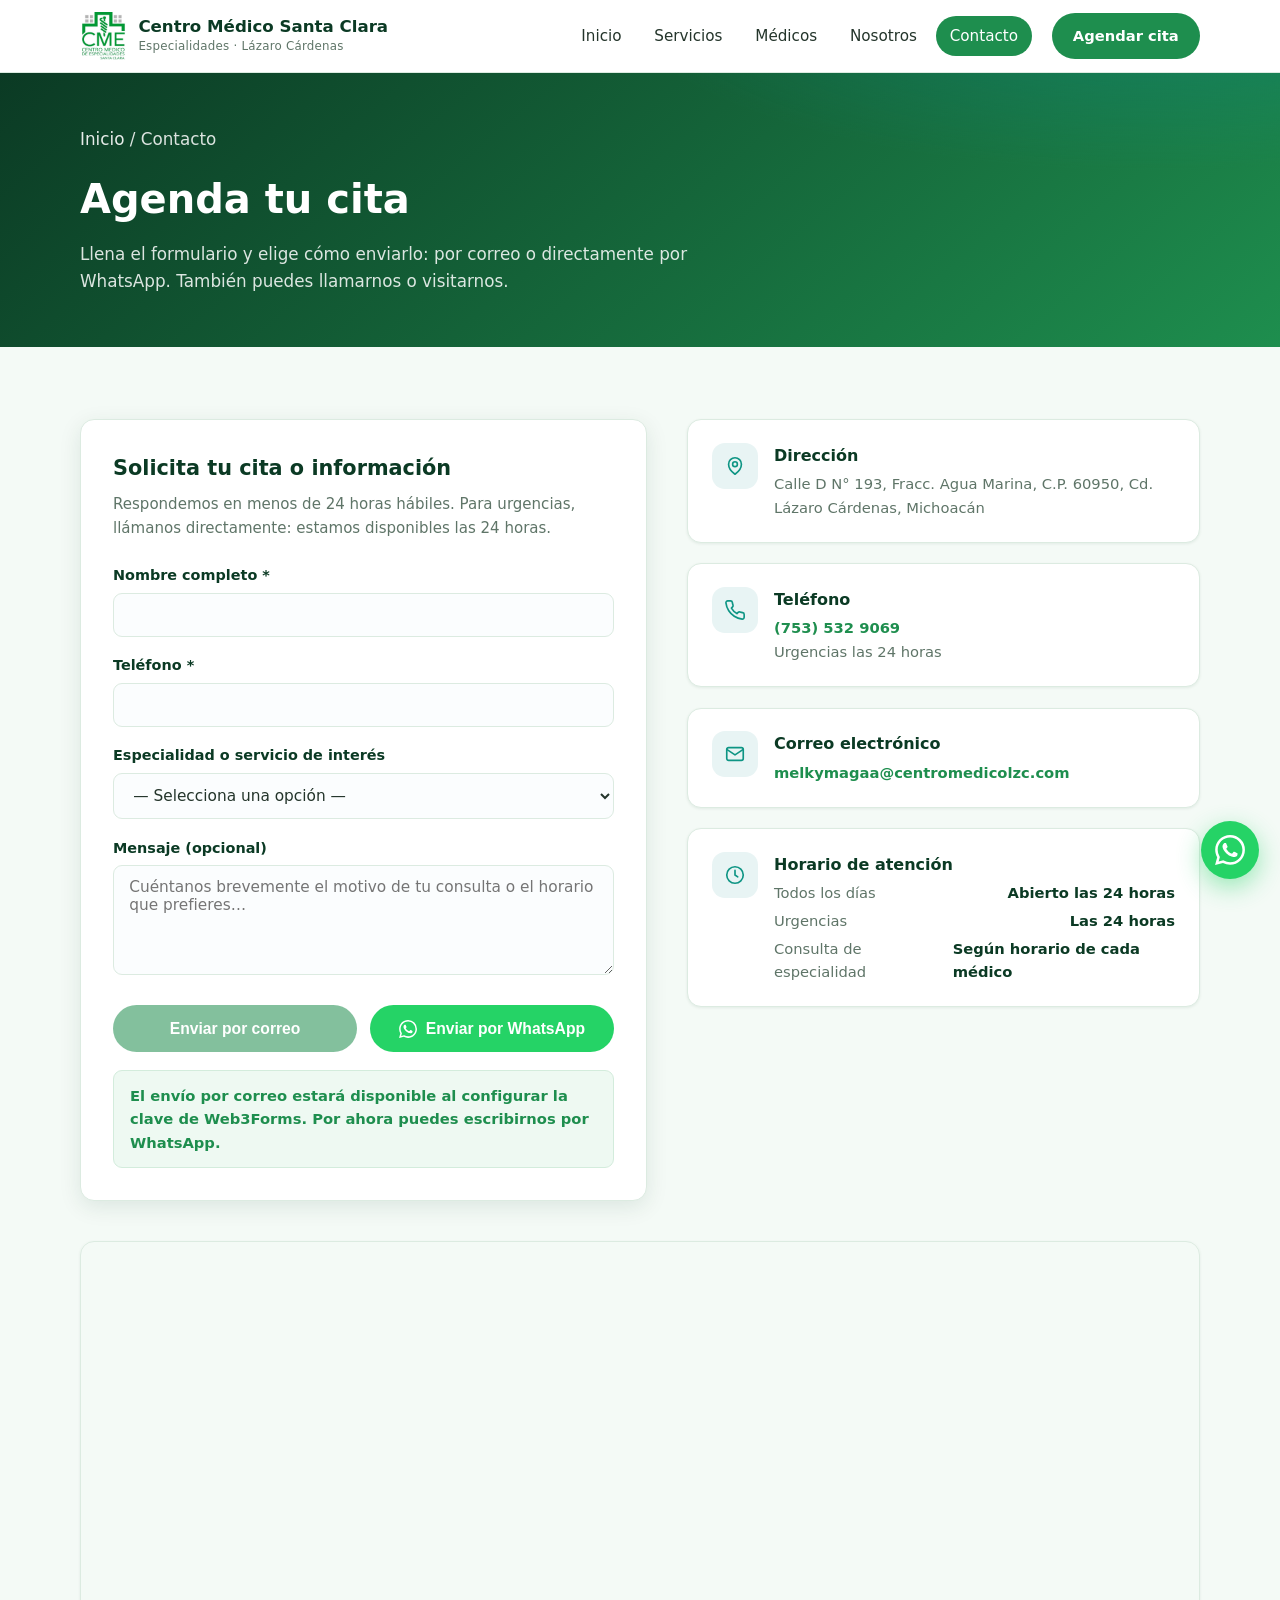
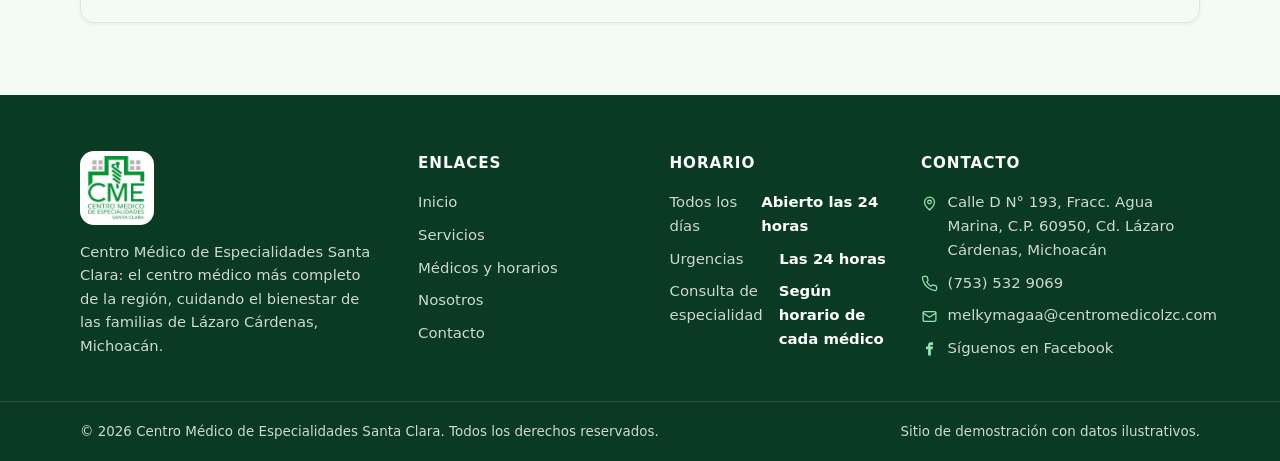
<file: contacto.html>
<!DOCTYPE html>
<html lang="es">
<head>
  <meta charset="UTF-8">
  <meta name="viewport" content="width=device-width, initial-scale=1.0">
  <title>Contacto y citas — Centro Médico Santa Clara, Lázaro Cárdenas</title>
  <meta name="description" content="Agenda tu cita en el Centro Médico de Especialidades Santa Clara, Lázaro Cárdenas, Michoacán. Escríbenos por WhatsApp, llámanos o envíanos el formulario.">
  <meta property="og:title" content="Contacto — Centro Médico de Especialidades Santa Clara">
  <meta property="og:description" content="Agenda tu cita por WhatsApp, teléfono o formulario. Urgencias 24 horas.">
  <meta property="og:type" content="website">
  <meta property="og:locale" content="es_MX">
  <meta property="og:site_name" content="Centro Médico de Especialidades Santa Clara">
  <meta property="og:url" content="https://TU-DOMINIO.com/contacto.html">
  <meta property="og:image" content="https://TU-DOMINIO.com/assets/og-image.jpg">
  <meta property="og:image:width" content="1200">
  <meta property="og:image:height" content="630">
  <meta property="og:image:alt" content="Agenda tu cita por WhatsApp o teléfono. Urgencias 24 horas en Lázaro Cárdenas.">
  <meta name="twitter:card" content="summary_large_image">
  <link rel="canonical" href="https://TU-DOMINIO.com/contacto.html">
  <link rel="icon" href="data:image/svg+xml,<svg xmlns='http://www.w3.org/2000/svg' viewBox='0 0 64 64'><rect width='64' height='64' rx='14' fill='%231e8e4e'/><path d='M27 14h10v13h13v10H37v13H27V37H14V27h13z' fill='white'/></svg>">
  <link rel="stylesheet" href="css/styles.css">
</head>
<body>

  <header class="site-header">
    <div class="container header-inner">
      <a class="brand" href="index.html" aria-label="Centro Médico Santa Clara — Inicio">
        <img class="brand-img" src="assets/logo.jpg" alt="Logotipo del Centro Médico de Especialidades Santa Clara">
        <span class="brand-text"><strong>Centro Médico Santa Clara</strong><small>Especialidades · Lázaro Cárdenas</small></span>
      </a>
      <nav class="site-nav" id="siteNav" aria-label="Navegación principal">
        <a href="index.html">Inicio</a>
        <a href="servicios.html">Servicios</a>
        <a href="medicos.html">Médicos</a>
        <a href="nosotros.html">Nosotros</a>
        <a href="contacto.html" class="active">Contacto</a>
      </nav>
      <a href="contacto.html" class="btn btn-primary header-cta">Agendar cita</a>
      <button class="nav-toggle" id="navToggle" aria-label="Abrir menú" aria-expanded="false">
        <svg viewBox="0 0 24 24" fill="none" stroke="currentColor" stroke-width="2" stroke-linecap="round" aria-hidden="true"><path d="M4 7h16M4 12h16M4 17h16"/></svg>
      </button>
    </div>
  </header>

  <main>
    <section class="page-hero">
      <div class="container">
        <p class="breadcrumb"><a href="index.html">Inicio</a> / Contacto</p>
        <h1>Agenda tu cita</h1>
        <p>Llena el formulario y elige cómo enviarlo: por correo o directamente por WhatsApp. También puedes llamarnos o visitarnos.</p>
      </div>
    </section>

    <section class="section">
      <div class="container contact-layout">

        <!-- ===== Formulario ===== -->
        <div class="form-card">
          <h2>Solicita tu cita o información</h2>
          <p>Respondemos en menos de 24 horas hábiles. Para urgencias, llámanos directamente: estamos disponibles las 24 horas.</p>
          <form id="formContacto" class="form" novalidate>
            <div class="field">
              <label for="nombre">Nombre completo *</label>
              <input type="text" id="nombre" name="nombre" autocomplete="name" required>
              <span class="field-error">Escribe tu nombre.</span>
            </div>
            <div class="field">
              <label for="telefono">Teléfono *</label>
              <input type="tel" id="telefono" name="telefono" autocomplete="tel" inputmode="tel" required>
              <span class="field-error">Escribe un teléfono de contacto.</span>
            </div>
            <div class="field">
              <label for="especialidad">Especialidad o servicio de interés</label>
              <select id="especialidad" name="especialidad">
                <option value="">— Selecciona una opción —</option>
              </select>
            </div>
            <div class="field">
              <label for="mensaje">Mensaje (opcional)</label>
              <textarea id="mensaje" name="mensaje" placeholder="Cuéntanos brevemente el motivo de tu consulta o el horario que prefieres…"></textarea>
            </div>
            <div class="form-actions">
              <button type="submit" class="btn btn-primary" id="btnEmail">Enviar por correo</button>
              <button type="button" class="btn btn-whatsapp" id="btnWa">
                <svg viewBox="0 0 24 24" fill="currentColor" aria-hidden="true"><path d="M17.472 14.382c-.297-.149-1.758-.867-2.03-.967-.273-.099-.471-.148-.67.15-.197.297-.767.966-.94 1.164-.173.199-.347.223-.644.075-.297-.15-1.255-.463-2.39-1.475-.883-.788-1.48-1.761-1.653-2.059-.173-.297-.018-.458.13-.606.134-.133.297-.347.446-.52.149-.174.198-.298.297-.497.1-.198.05-.371-.025-.52-.075-.149-.669-1.612-.916-2.207-.242-.579-.487-.5-.669-.51-.173-.008-.371-.01-.57-.01-.198 0-.52.074-.792.372-.272.297-1.04 1.016-1.04 2.479 0 1.462 1.065 2.875 1.213 3.074.149.198 2.096 3.2 5.077 4.487.709.306 1.262.489 1.694.625.712.227 1.36.195 1.871.118.571-.085 1.758-.719 2.006-1.413.248-.694.248-1.289.173-1.413-.074-.124-.272-.198-.57-.347m-5.421 7.403h-.004a9.87 9.87 0 01-5.031-1.378l-.361-.214-3.741.982.998-3.648-.235-.374a9.86 9.86 0 01-1.51-5.26c.001-5.45 4.436-9.884 9.888-9.884 2.64 0 5.122 1.03 6.988 2.898a9.825 9.825 0 012.893 6.994c-.003 5.45-4.437 9.884-9.885 9.884m8.413-18.297A11.815 11.815 0 0012.05 0C5.495 0 .16 5.335.157 11.892c0 2.096.547 4.142 1.588 5.945L.057 24l6.305-1.654a11.882 11.882 0 005.683 1.448h.005c6.554 0 11.89-5.335 11.893-11.893a11.821 11.821 0 00-3.48-8.413z"/></svg>
                Enviar por WhatsApp
              </button>
            </div>
            <p class="form-status" id="formStatus" role="status"></p>
          </form>
        </div>

        <!-- ===== Información de contacto ===== -->
        <div class="contact-info">
          <div class="info-card">
            <span class="icon-circle"><svg viewBox="0 0 24 24" fill="none" stroke="currentColor" stroke-width="1.8" stroke-linecap="round" stroke-linejoin="round" aria-hidden="true"><path d="M12 21s-7-5.1-7-11a7 7 0 0 1 14 0c0 5.9-7 11-7 11z"/><circle cx="12" cy="10" r="2.6"/></svg></span>
            <div>
              <h3>Dirección</h3>
              <p data-cfg="direccion"></p>
            </div>
          </div>
          <div class="info-card">
            <span class="icon-circle"><svg viewBox="0 0 24 24" fill="none" stroke="currentColor" stroke-width="1.8" stroke-linecap="round" stroke-linejoin="round" aria-hidden="true"><path d="M22 16.9v3a2 2 0 0 1-2.2 2 19.8 19.8 0 0 1-8.6-3.1 19.5 19.5 0 0 1-6-6A19.8 19.8 0 0 1 2.1 4.2 2 2 0 0 1 4.1 2h3a2 2 0 0 1 2 1.7c.13.96.36 1.9.7 2.8a2 2 0 0 1-.45 2.1L8.1 9.9a16 16 0 0 0 6 6l1.3-1.25a2 2 0 0 1 2.1-.45c.9.34 1.84.57 2.8.7a2 2 0 0 1 1.7 2z"/></svg></span>
            <div>
              <h3>Teléfono</h3>
              <p><a data-cfg-href="tel" data-cfg="telefono" href="#"></a></p>
              <p>Urgencias las 24 horas</p>
            </div>
          </div>
          <div class="info-card">
            <span class="icon-circle"><svg viewBox="0 0 24 24" fill="none" stroke="currentColor" stroke-width="1.8" stroke-linecap="round" stroke-linejoin="round" aria-hidden="true"><rect x="3" y="5" width="18" height="14" rx="2"/><path d="m3 7 9 6 9-6"/></svg></span>
            <div>
              <h3>Correo electrónico</h3>
              <p><a data-cfg-href="mailto" data-cfg="email" href="#"></a></p>
            </div>
          </div>
          <div class="info-card">
            <span class="icon-circle"><svg viewBox="0 0 24 24" fill="none" stroke="currentColor" stroke-width="1.8" stroke-linecap="round" stroke-linejoin="round" aria-hidden="true"><circle cx="12" cy="12" r="9"/><path d="M12 7v5l3 2"/></svg></span>
            <div style="flex: 1;">
              <h3>Horario de atención</h3>
              <ul data-horario-general></ul>
            </div>
          </div>
        </div>
      </div>

      <!-- ===== Mapa ===== -->
      <div class="container">
        <div class="map-wrap">
          <iframe id="mapaClinica" title="Ubicación del Centro Médico de Especialidades Santa Clara en Lázaro Cárdenas, Michoacán" loading="lazy" referrerpolicy="no-referrer-when-downgrade" allowfullscreen></iframe>
        </div>
      </div>
    </section>
  </main>

  <footer class="site-footer">
    <div class="container footer-grid">
      <div class="footer-brand">
        <img class="footer-logo" src="assets/logo.jpg" alt="Logotipo CME Santa Clara">
        <p>Centro Médico de Especialidades Santa Clara: el centro médico más completo de la región, cuidando el bienestar de las familias de Lázaro Cárdenas, Michoacán.</p>
      </div>
      <div>
        <h4>Enlaces</h4>
        <ul>
          <li><a href="index.html">Inicio</a></li>
          <li><a href="servicios.html">Servicios</a></li>
          <li><a href="medicos.html">Médicos y horarios</a></li>
          <li><a href="nosotros.html">Nosotros</a></li>
          <li><a href="contacto.html">Contacto</a></li>
        </ul>
      </div>
      <div>
        <h4>Horario</h4>
        <ul class="footer-horario" data-horario-general></ul>
      </div>
      <div>
        <h4>Contacto</h4>
        <ul class="footer-contacto">
          <li>
            <svg viewBox="0 0 24 24" fill="none" stroke="currentColor" stroke-width="1.8" stroke-linecap="round" stroke-linejoin="round" aria-hidden="true"><path d="M12 21s-7-5.1-7-11a7 7 0 0 1 14 0c0 5.9-7 11-7 11z"/><circle cx="12" cy="10" r="2.6"/></svg>
            <span data-cfg="direccion"></span>
          </li>
          <li>
            <svg viewBox="0 0 24 24" fill="none" stroke="currentColor" stroke-width="1.8" stroke-linecap="round" stroke-linejoin="round" aria-hidden="true"><path d="M22 16.9v3a2 2 0 0 1-2.2 2 19.8 19.8 0 0 1-8.6-3.1 19.5 19.5 0 0 1-6-6A19.8 19.8 0 0 1 2.1 4.2 2 2 0 0 1 4.1 2h3a2 2 0 0 1 2 1.7c.13.96.36 1.9.7 2.8a2 2 0 0 1-.45 2.1L8.1 9.9a16 16 0 0 0 6 6l1.3-1.25a2 2 0 0 1 2.1-.45c.9.34 1.84.57 2.8.7a2 2 0 0 1 1.7 2z"/></svg>
            <a data-cfg-href="tel" data-cfg="telefono" href="#"></a>
          </li>
          <li>
            <svg viewBox="0 0 24 24" fill="none" stroke="currentColor" stroke-width="1.8" stroke-linecap="round" stroke-linejoin="round" aria-hidden="true"><rect x="3" y="5" width="18" height="14" rx="2"/><path d="m3 7 9 6 9-6"/></svg>
            <a data-cfg-href="mailto" data-cfg="email" href="#"></a>
          </li>
          <li>
            <svg viewBox="0 0 24 24" fill="currentColor" aria-hidden="true"><path d="M14 9h3l-.5 4H14v9h-4v-9H7V9h3V7a4 4 0 0 1 4-4h3v4h-3a1 1 0 0 0-1 1z"/></svg>
            <a href="https://www.facebook.com/profile.php?id=100057571564324" target="_blank" rel="noopener">Síguenos en Facebook</a>
          </li>
        </ul>
      </div>
    </div>
    <div class="footer-bottom">
      <div class="container footer-bottom-inner">
        <span>© <span id="anio"></span> Centro Médico de Especialidades Santa Clara. Todos los derechos reservados.</span>
        <span>Sitio de demostración con datos ilustrativos.</span>
      </div>
    </div>
  </footer>

  <script src="js/config.js"></script>
  <script src="js/data.js"></script>
  <script src="js/main.js"></script>
  <script src="js/contacto.js"></script>
</body>
</html>
</file>
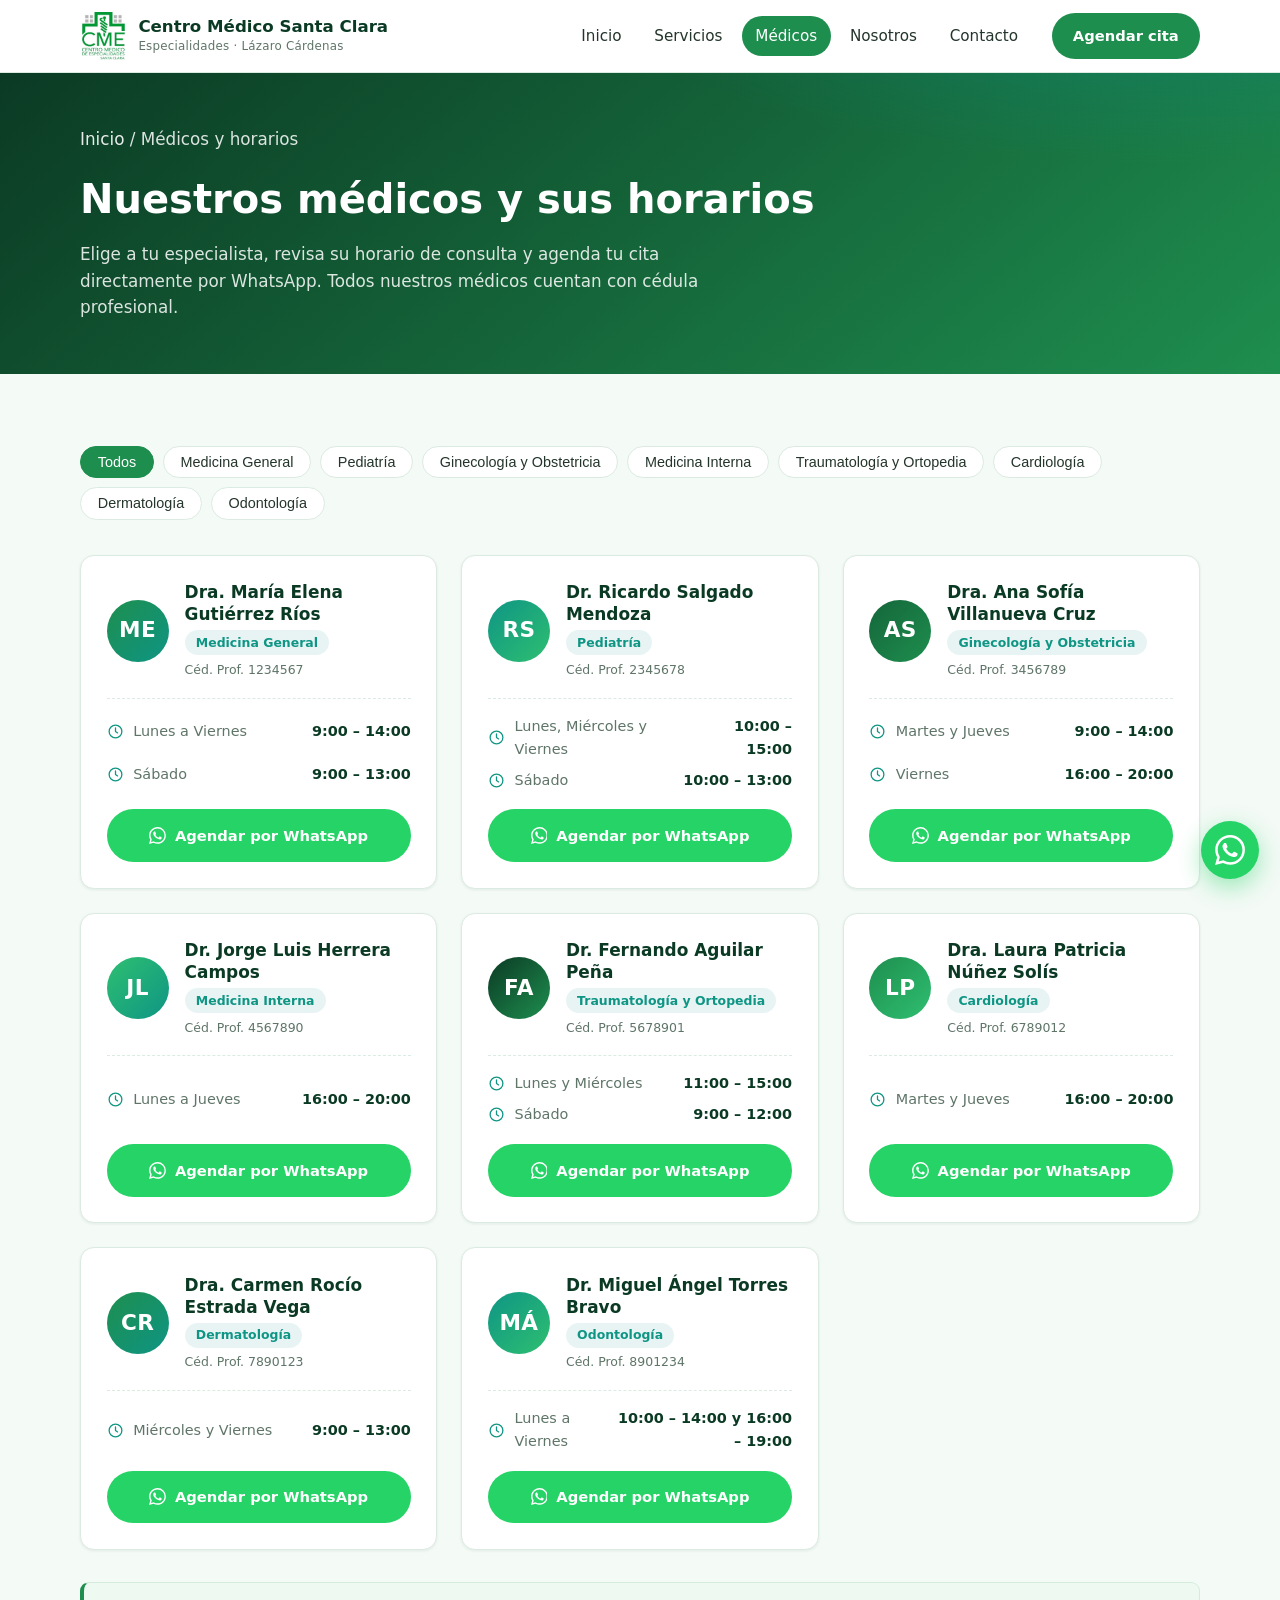
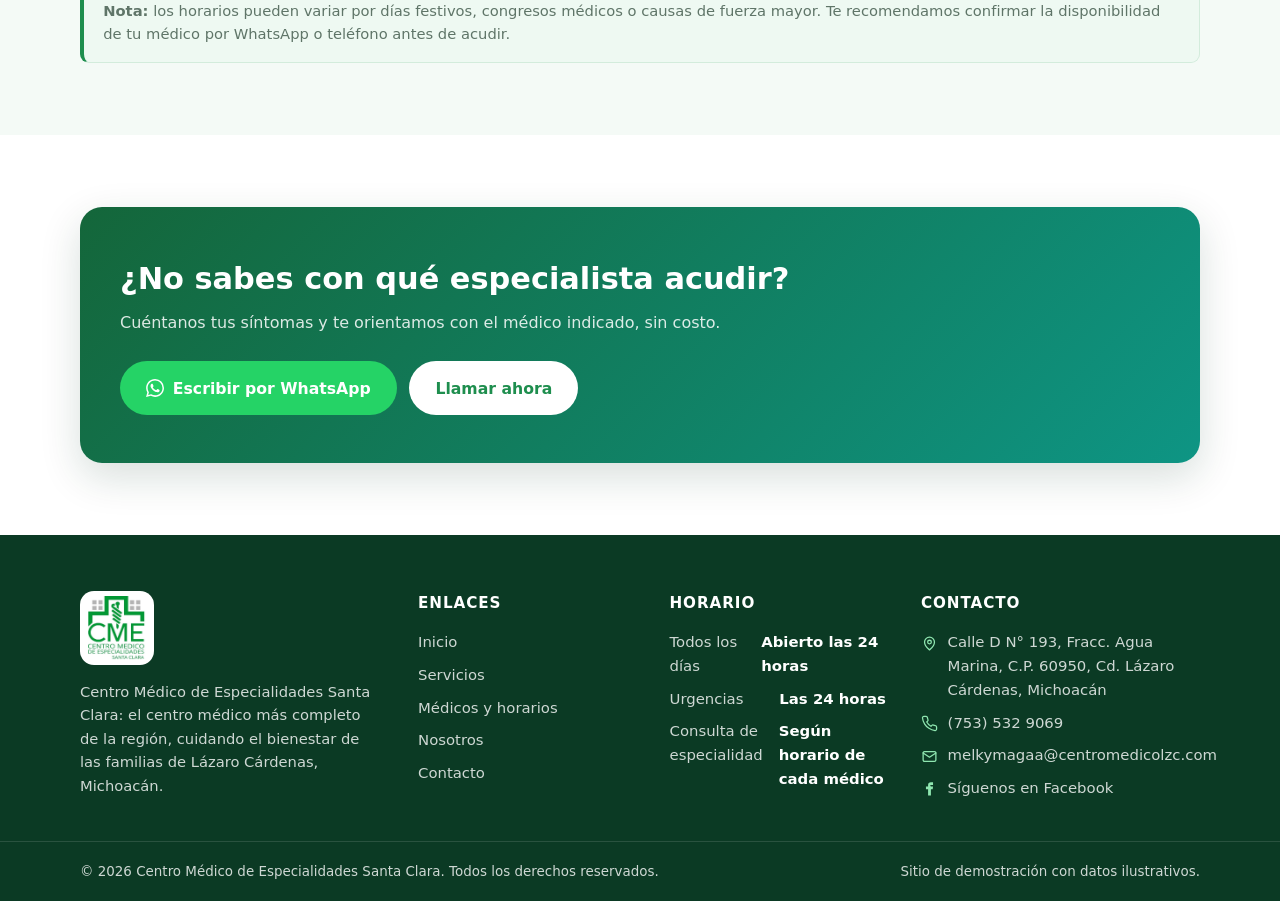
<file: medicos.html>
<!DOCTYPE html>
<html lang="es">
<head>
  <meta charset="UTF-8">
  <meta name="viewport" content="width=device-width, initial-scale=1.0">
  <title>Médicos y horarios — Centro Médico Santa Clara, Lázaro Cárdenas</title>
  <meta name="description" content="Conoce a los médicos del Centro Médico de Especialidades Santa Clara en Lázaro Cárdenas, Michoacán: especialidades, horarios de consulta y agenda directa por WhatsApp.">
  <meta property="og:title" content="Médicos y horarios — Centro Médico Santa Clara">
  <meta property="og:description" content="Directorio de especialistas con horarios de consulta y agenda por WhatsApp.">
  <meta property="og:type" content="website">
  <meta property="og:locale" content="es_MX">
  <meta property="og:site_name" content="Centro Médico de Especialidades Santa Clara">
  <meta property="og:url" content="https://TU-DOMINIO.com/medicos.html">
  <meta property="og:image" content="https://TU-DOMINIO.com/assets/og-image.jpg">
  <meta property="og:image:width" content="1200">
  <meta property="og:image:height" content="630">
  <meta property="og:image:alt" content="Conoce a nuestros especialistas y sus horarios de consulta. Agenda por WhatsApp.">
  <meta name="twitter:card" content="summary_large_image">
  <link rel="canonical" href="https://TU-DOMINIO.com/medicos.html">
  <link rel="icon" href="data:image/svg+xml,<svg xmlns='http://www.w3.org/2000/svg' viewBox='0 0 64 64'><rect width='64' height='64' rx='14' fill='%231e8e4e'/><path d='M27 14h10v13h13v10H37v13H27V37H14V27h13z' fill='white'/></svg>">
  <link rel="stylesheet" href="css/styles.css">
</head>
<body>

  <header class="site-header">
    <div class="container header-inner">
      <a class="brand" href="index.html" aria-label="Centro Médico Santa Clara — Inicio">
        <img class="brand-img" src="assets/logo.jpg" alt="Logotipo del Centro Médico de Especialidades Santa Clara">
        <span class="brand-text"><strong>Centro Médico Santa Clara</strong><small>Especialidades · Lázaro Cárdenas</small></span>
      </a>
      <nav class="site-nav" id="siteNav" aria-label="Navegación principal">
        <a href="index.html">Inicio</a>
        <a href="servicios.html">Servicios</a>
        <a href="medicos.html" class="active">Médicos</a>
        <a href="nosotros.html">Nosotros</a>
        <a href="contacto.html">Contacto</a>
      </nav>
      <a href="contacto.html" class="btn btn-primary header-cta">Agendar cita</a>
      <button class="nav-toggle" id="navToggle" aria-label="Abrir menú" aria-expanded="false">
        <svg viewBox="0 0 24 24" fill="none" stroke="currentColor" stroke-width="2" stroke-linecap="round" aria-hidden="true"><path d="M4 7h16M4 12h16M4 17h16"/></svg>
      </button>
    </div>
  </header>

  <main>
    <section class="page-hero">
      <div class="container">
        <p class="breadcrumb"><a href="index.html">Inicio</a> / Médicos y horarios</p>
        <h1>Nuestros médicos y sus horarios</h1>
        <p>Elige a tu especialista, revisa su horario de consulta y agenda tu cita directamente por WhatsApp. Todos nuestros médicos cuentan con cédula profesional.</p>
      </div>
    </section>

    <section class="section">
      <div class="container">
        <div class="filtros" id="filtrosEspecialidad" aria-label="Filtrar por especialidad"></div>
        <div class="docs-grid" id="medicosGrid"></div>
        <p class="nota">
          <strong>Nota:</strong> los horarios pueden variar por días festivos, congresos médicos o causas de fuerza mayor.
          Te recomendamos confirmar la disponibilidad de tu médico por WhatsApp o teléfono antes de acudir.
        </p>
      </div>
    </section>

    <section class="section alt">
      <div class="container">
        <div class="cta-banner reveal">
          <div>
            <h2>¿No sabes con qué especialista acudir?</h2>
            <p>Cuéntanos tus síntomas y te orientamos con el médico indicado, sin costo.</p>
          </div>
          <div class="actions">
            <a href="#" data-cfg-href="wa" target="_blank" rel="noopener" class="btn btn-whatsapp">
              <svg viewBox="0 0 24 24" fill="currentColor" aria-hidden="true"><path d="M17.472 14.382c-.297-.149-1.758-.867-2.03-.967-.273-.099-.471-.148-.67.15-.197.297-.767.966-.94 1.164-.173.199-.347.223-.644.075-.297-.15-1.255-.463-2.39-1.475-.883-.788-1.48-1.761-1.653-2.059-.173-.297-.018-.458.13-.606.134-.133.297-.347.446-.52.149-.174.198-.298.297-.497.1-.198.05-.371-.025-.52-.075-.149-.669-1.612-.916-2.207-.242-.579-.487-.5-.669-.51-.173-.008-.371-.01-.57-.01-.198 0-.52.074-.792.372-.272.297-1.04 1.016-1.04 2.479 0 1.462 1.065 2.875 1.213 3.074.149.198 2.096 3.2 5.077 4.487.709.306 1.262.489 1.694.625.712.227 1.36.195 1.871.118.571-.085 1.758-.719 2.006-1.413.248-.694.248-1.289.173-1.413-.074-.124-.272-.198-.57-.347m-5.421 7.403h-.004a9.87 9.87 0 01-5.031-1.378l-.361-.214-3.741.982.998-3.648-.235-.374a9.86 9.86 0 01-1.51-5.26c.001-5.45 4.436-9.884 9.888-9.884 2.64 0 5.122 1.03 6.988 2.898a9.825 9.825 0 012.893 6.994c-.003 5.45-4.437 9.884-9.885 9.884m8.413-18.297A11.815 11.815 0 0012.05 0C5.495 0 .16 5.335.157 11.892c0 2.096.547 4.142 1.588 5.945L.057 24l6.305-1.654a11.882 11.882 0 005.683 1.448h.005c6.554 0 11.89-5.335 11.893-11.893a11.821 11.821 0 00-3.48-8.413z"/></svg>
              Escribir por WhatsApp
            </a>
            <a href="#" data-cfg-href="tel" class="btn btn-light">Llamar ahora</a>
          </div>
        </div>
      </div>
    </section>
  </main>

  <footer class="site-footer">
    <div class="container footer-grid">
      <div class="footer-brand">
        <img class="footer-logo" src="assets/logo.jpg" alt="Logotipo CME Santa Clara">
        <p>Centro Médico de Especialidades Santa Clara: el centro médico más completo de la región, cuidando el bienestar de las familias de Lázaro Cárdenas, Michoacán.</p>
      </div>
      <div>
        <h4>Enlaces</h4>
        <ul>
          <li><a href="index.html">Inicio</a></li>
          <li><a href="servicios.html">Servicios</a></li>
          <li><a href="medicos.html">Médicos y horarios</a></li>
          <li><a href="nosotros.html">Nosotros</a></li>
          <li><a href="contacto.html">Contacto</a></li>
        </ul>
      </div>
      <div>
        <h4>Horario</h4>
        <ul class="footer-horario" data-horario-general></ul>
      </div>
      <div>
        <h4>Contacto</h4>
        <ul class="footer-contacto">
          <li>
            <svg viewBox="0 0 24 24" fill="none" stroke="currentColor" stroke-width="1.8" stroke-linecap="round" stroke-linejoin="round" aria-hidden="true"><path d="M12 21s-7-5.1-7-11a7 7 0 0 1 14 0c0 5.9-7 11-7 11z"/><circle cx="12" cy="10" r="2.6"/></svg>
            <span data-cfg="direccion"></span>
          </li>
          <li>
            <svg viewBox="0 0 24 24" fill="none" stroke="currentColor" stroke-width="1.8" stroke-linecap="round" stroke-linejoin="round" aria-hidden="true"><path d="M22 16.9v3a2 2 0 0 1-2.2 2 19.8 19.8 0 0 1-8.6-3.1 19.5 19.5 0 0 1-6-6A19.8 19.8 0 0 1 2.1 4.2 2 2 0 0 1 4.1 2h3a2 2 0 0 1 2 1.7c.13.96.36 1.9.7 2.8a2 2 0 0 1-.45 2.1L8.1 9.9a16 16 0 0 0 6 6l1.3-1.25a2 2 0 0 1 2.1-.45c.9.34 1.84.57 2.8.7a2 2 0 0 1 1.7 2z"/></svg>
            <a data-cfg-href="tel" data-cfg="telefono" href="#"></a>
          </li>
          <li>
            <svg viewBox="0 0 24 24" fill="none" stroke="currentColor" stroke-width="1.8" stroke-linecap="round" stroke-linejoin="round" aria-hidden="true"><rect x="3" y="5" width="18" height="14" rx="2"/><path d="m3 7 9 6 9-6"/></svg>
            <a data-cfg-href="mailto" data-cfg="email" href="#"></a>
          </li>
          <li>
            <svg viewBox="0 0 24 24" fill="currentColor" aria-hidden="true"><path d="M14 9h3l-.5 4H14v9h-4v-9H7V9h3V7a4 4 0 0 1 4-4h3v4h-3a1 1 0 0 0-1 1z"/></svg>
            <a href="https://www.facebook.com/profile.php?id=100057571564324" target="_blank" rel="noopener">Síguenos en Facebook</a>
          </li>
        </ul>
      </div>
    </div>
    <div class="footer-bottom">
      <div class="container footer-bottom-inner">
        <span>© <span id="anio"></span> Centro Médico de Especialidades Santa Clara. Todos los derechos reservados.</span>
        <span>Sitio de demostración con datos ilustrativos.</span>
      </div>
    </div>
  </footer>

  <script src="js/config.js"></script>
  <script src="js/data.js"></script>
  <script src="js/main.js"></script>
  <script src="js/medicos.js"></script>
</body>
</html>
</file>
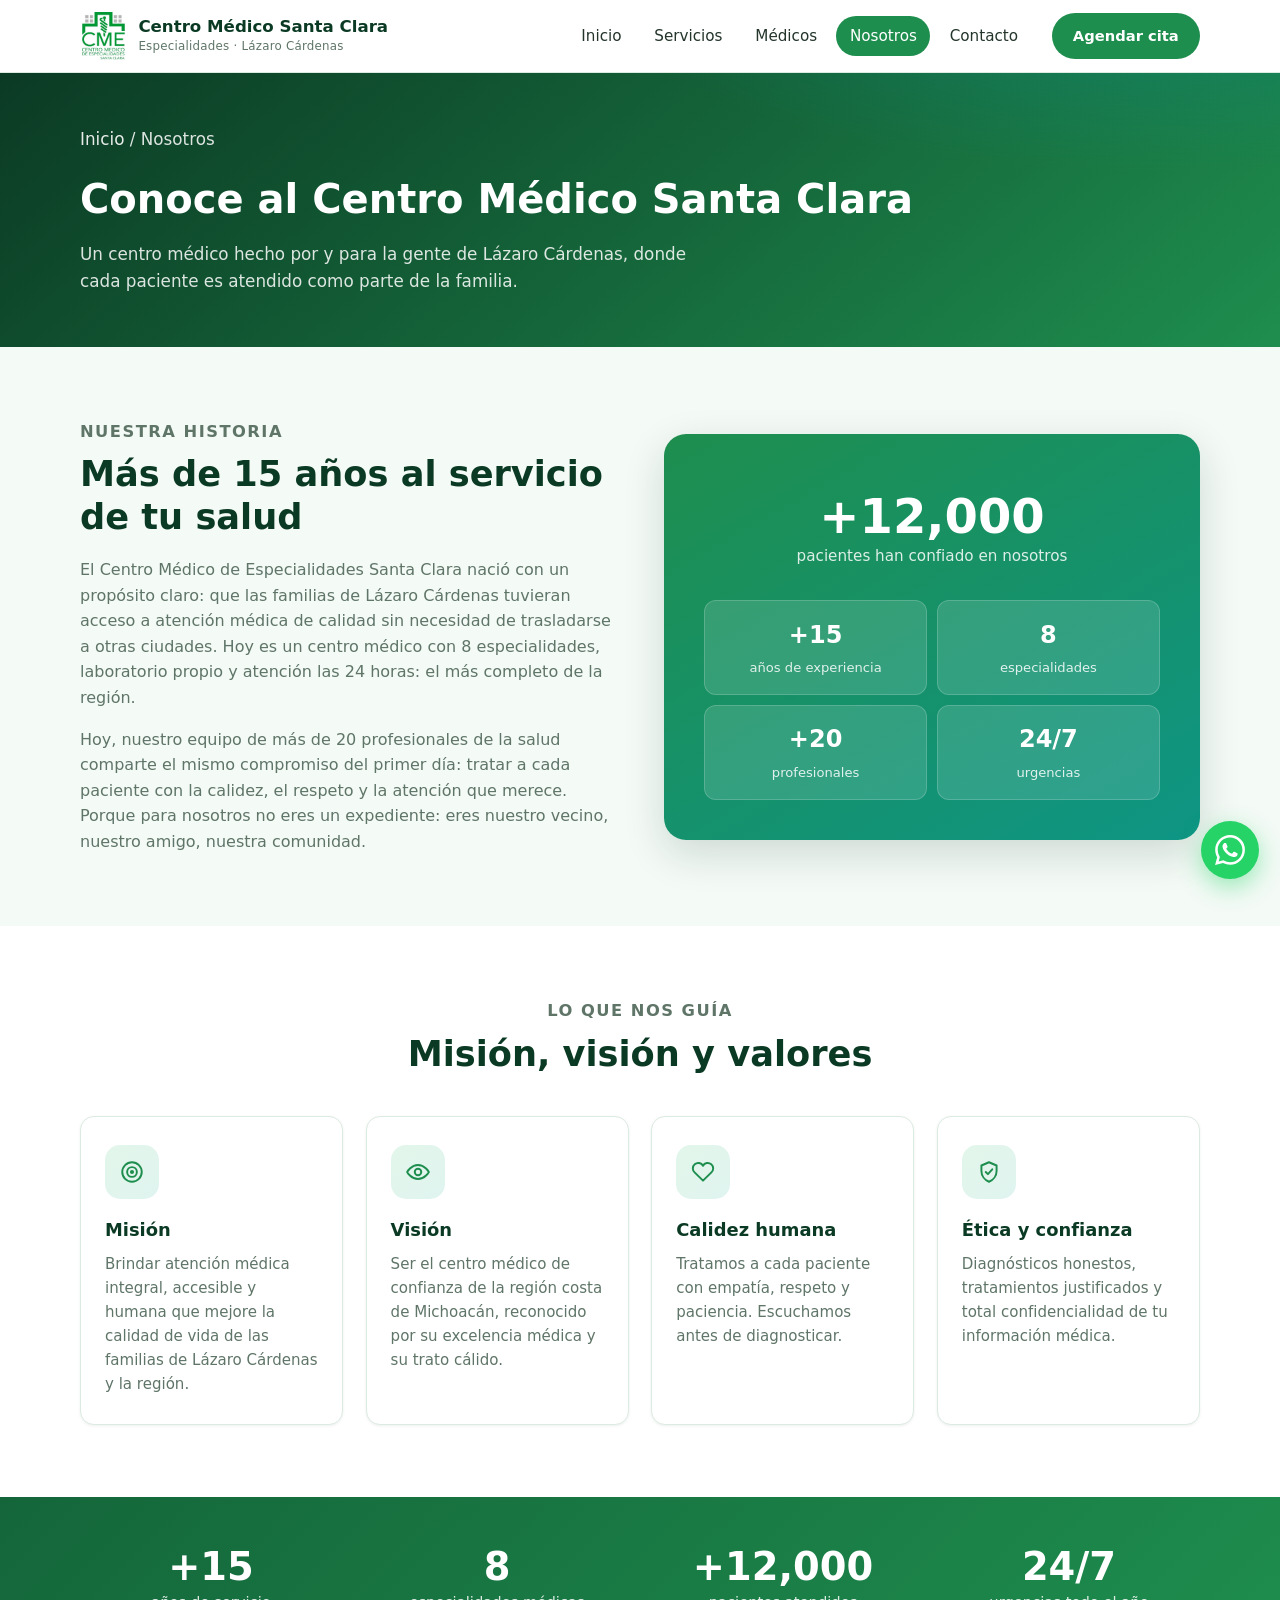
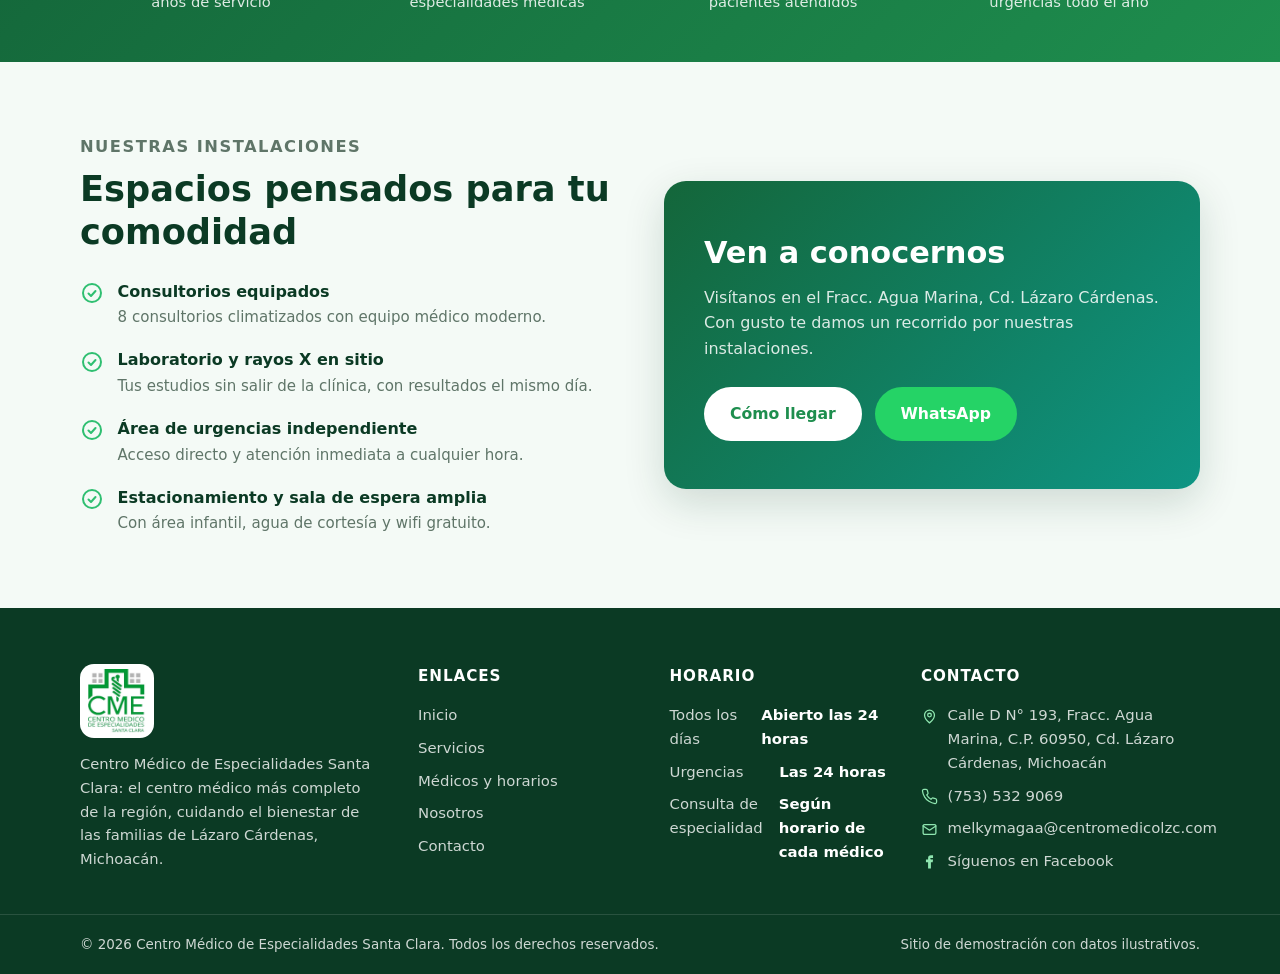
<file: nosotros.html>
<!DOCTYPE html>
<html lang="es">
<head>
  <meta charset="UTF-8">
  <meta name="viewport" content="width=device-width, initial-scale=1.0">
  <title>Nosotros — Centro Médico Santa Clara, Lázaro Cárdenas</title>
  <meta name="description" content="Conoce la historia, misión y valores del Centro Médico de Especialidades Santa Clara: atención médica de calidad para las familias de Lázaro Cárdenas, Michoacán.">
  <meta property="og:title" content="Nosotros — Centro Médico de Especialidades Santa Clara">
  <meta property="og:description" content="El centro médico más completo de la región, en Lázaro Cárdenas, Michoacán.">
  <meta property="og:type" content="website">
  <meta property="og:locale" content="es_MX">
  <meta property="og:site_name" content="Centro Médico de Especialidades Santa Clara">
  <meta property="og:url" content="https://TU-DOMINIO.com/nosotros.html">
  <meta property="og:image" content="https://TU-DOMINIO.com/assets/og-image.jpg">
  <meta property="og:image:width" content="1200">
  <meta property="og:image:height" content="630">
  <meta property="og:image:alt" content="Más de 15 años cuidando la salud de las familias de Lázaro Cárdenas, Michoacán.">
  <meta name="twitter:card" content="summary_large_image">
  <link rel="canonical" href="https://TU-DOMINIO.com/nosotros.html">
  <link rel="icon" href="data:image/svg+xml,<svg xmlns='http://www.w3.org/2000/svg' viewBox='0 0 64 64'><rect width='64' height='64' rx='14' fill='%231e8e4e'/><path d='M27 14h10v13h13v10H37v13H27V37H14V27h13z' fill='white'/></svg>">
  <link rel="stylesheet" href="css/styles.css">
</head>
<body>

  <header class="site-header">
    <div class="container header-inner">
      <a class="brand" href="index.html" aria-label="Centro Médico Santa Clara — Inicio">
        <img class="brand-img" src="assets/logo.jpg" alt="Logotipo del Centro Médico de Especialidades Santa Clara">
        <span class="brand-text"><strong>Centro Médico Santa Clara</strong><small>Especialidades · Lázaro Cárdenas</small></span>
      </a>
      <nav class="site-nav" id="siteNav" aria-label="Navegación principal">
        <a href="index.html">Inicio</a>
        <a href="servicios.html">Servicios</a>
        <a href="medicos.html">Médicos</a>
        <a href="nosotros.html" class="active">Nosotros</a>
        <a href="contacto.html">Contacto</a>
      </nav>
      <a href="contacto.html" class="btn btn-primary header-cta">Agendar cita</a>
      <button class="nav-toggle" id="navToggle" aria-label="Abrir menú" aria-expanded="false">
        <svg viewBox="0 0 24 24" fill="none" stroke="currentColor" stroke-width="2" stroke-linecap="round" aria-hidden="true"><path d="M4 7h16M4 12h16M4 17h16"/></svg>
      </button>
    </div>
  </header>

  <main>
    <section class="page-hero">
      <div class="container">
        <p class="breadcrumb"><a href="index.html">Inicio</a> / Nosotros</p>
        <h1>Conoce al Centro Médico Santa Clara</h1>
        <p>Un centro médico hecho por y para la gente de Lázaro Cárdenas, donde cada paciente es atendido como parte de la familia.</p>
      </div>
    </section>

    <section class="section">
      <div class="container split">
        <div>
          <div class="section-head" style="margin-bottom: 1.2rem;">
            <p class="eyebrow">Nuestra historia</p>
            <h2>Más de 15 años al servicio de tu salud</h2>
          </div>
          <p style="color: var(--c-muted); margin-bottom: 1rem;">
            El Centro Médico de Especialidades Santa Clara nació con un propósito claro: que las familias de
            Lázaro Cárdenas tuvieran acceso a atención médica de calidad sin necesidad de trasladarse a otras
            ciudades. Hoy es un centro médico con 8 especialidades, laboratorio propio y atención las
            24 horas: el más completo de la región.
          </p>
          <p style="color: var(--c-muted);">
            Hoy, nuestro equipo de más de 20 profesionales de la salud comparte el mismo compromiso del primer día:
            tratar a cada paciente con la calidez, el respeto y la atención que merece. Porque para nosotros no eres
            un expediente: eres nuestro vecino, nuestro amigo, nuestra comunidad.
          </p>
        </div>
        <div class="panel-illustration reveal">
          <div class="big-stat"><strong>+12,000</strong><span>pacientes han confiado en nosotros</span></div>
          <div class="panel-grid">
            <div><strong>+15</strong><span>años de experiencia</span></div>
            <div><strong>8</strong><span>especialidades</span></div>
            <div><strong>+20</strong><span>profesionales</span></div>
            <div><strong>24/7</strong><span>urgencias</span></div>
          </div>
        </div>
      </div>
    </section>

    <section class="section alt">
      <div class="container">
        <div class="section-head center">
          <p class="eyebrow">Lo que nos guía</p>
          <h2>Misión, visión y valores</h2>
        </div>
        <div class="valores">
          <article class="card reveal">
            <span class="icon-circle"><svg viewBox="0 0 24 24" fill="none" stroke="currentColor" stroke-width="1.8" stroke-linecap="round" stroke-linejoin="round" aria-hidden="true"><circle cx="12" cy="12" r="9"/><circle cx="12" cy="12" r="4.5"/><circle cx="12" cy="12" r="1"/></svg></span>
            <h3>Misión</h3>
            <p>Brindar atención médica integral, accesible y humana que mejore la calidad de vida de las familias de Lázaro Cárdenas y la región.</p>
          </article>
          <article class="card reveal">
            <span class="icon-circle"><svg viewBox="0 0 24 24" fill="none" stroke="currentColor" stroke-width="1.8" stroke-linecap="round" stroke-linejoin="round" aria-hidden="true"><path d="M2 12s3.5-6.5 10-6.5S22 12 22 12s-3.5 6.5-10 6.5S2 12 2 12z"/><circle cx="12" cy="12" r="3"/></svg></span>
            <h3>Visión</h3>
            <p>Ser el centro médico de confianza de la región costa de Michoacán, reconocido por su excelencia médica y su trato cálido.</p>
          </article>
          <article class="card reveal">
            <span class="icon-circle"><svg viewBox="0 0 24 24" fill="none" stroke="currentColor" stroke-width="1.8" stroke-linecap="round" stroke-linejoin="round" aria-hidden="true"><path d="M19.5 12.6 12 20l-7.5-7.4A5 5 0 1 1 12 6.3a5 5 0 1 1 7.5 6.3z"/></svg></span>
            <h3>Calidez humana</h3>
            <p>Tratamos a cada paciente con empatía, respeto y paciencia. Escuchamos antes de diagnosticar.</p>
          </article>
          <article class="card reveal">
            <span class="icon-circle"><svg viewBox="0 0 24 24" fill="none" stroke="currentColor" stroke-width="1.8" stroke-linecap="round" stroke-linejoin="round" aria-hidden="true"><path d="M12 3l7 3v5c0 4.5-3 8.5-7 10-4-1.5-7-5.5-7-10V6z"/><path d="m9 12 2 2 4-4.5"/></svg></span>
            <h3>Ética y confianza</h3>
            <p>Diagnósticos honestos, tratamientos justificados y total confidencialidad de tu información médica.</p>
          </article>
        </div>
      </div>
    </section>

    <section class="stats-band">
      <div class="container stats-grid">
        <div class="reveal"><strong>+15</strong><span>años de servicio</span></div>
        <div class="reveal"><strong>8</strong><span>especialidades médicas</span></div>
        <div class="reveal"><strong>+12,000</strong><span>pacientes atendidos</span></div>
        <div class="reveal"><strong>24/7</strong><span>urgencias todo el año</span></div>
      </div>
    </section>

    <section class="section">
      <div class="container split">
        <div>
          <div class="section-head" style="margin-bottom: 0;">
            <p class="eyebrow">Nuestras instalaciones</p>
            <h2>Espacios pensados para tu comodidad</h2>
          </div>
          <ul class="checklist">
            <li>
              <svg viewBox="0 0 24 24" fill="none" stroke="currentColor" stroke-width="2" stroke-linecap="round" stroke-linejoin="round" aria-hidden="true"><circle cx="12" cy="12" r="9"/><path d="m8.5 12.5 2.5 2.5 4.5-5"/></svg>
              <div><strong>Consultorios equipados</strong><span>8 consultorios climatizados con equipo médico moderno.</span></div>
            </li>
            <li>
              <svg viewBox="0 0 24 24" fill="none" stroke="currentColor" stroke-width="2" stroke-linecap="round" stroke-linejoin="round" aria-hidden="true"><circle cx="12" cy="12" r="9"/><path d="m8.5 12.5 2.5 2.5 4.5-5"/></svg>
              <div><strong>Laboratorio y rayos X en sitio</strong><span>Tus estudios sin salir de la clínica, con resultados el mismo día.</span></div>
            </li>
            <li>
              <svg viewBox="0 0 24 24" fill="none" stroke="currentColor" stroke-width="2" stroke-linecap="round" stroke-linejoin="round" aria-hidden="true"><circle cx="12" cy="12" r="9"/><path d="m8.5 12.5 2.5 2.5 4.5-5"/></svg>
              <div><strong>Área de urgencias independiente</strong><span>Acceso directo y atención inmediata a cualquier hora.</span></div>
            </li>
            <li>
              <svg viewBox="0 0 24 24" fill="none" stroke="currentColor" stroke-width="2" stroke-linecap="round" stroke-linejoin="round" aria-hidden="true"><circle cx="12" cy="12" r="9"/><path d="m8.5 12.5 2.5 2.5 4.5-5"/></svg>
              <div><strong>Estacionamiento y sala de espera amplia</strong><span>Con área infantil, agua de cortesía y wifi gratuito.</span></div>
            </li>
          </ul>
        </div>
        <div>
          <div class="cta-banner reveal" style="flex-direction: column; align-items: flex-start;">
            <div>
              <h2>Ven a conocernos</h2>
              <p>Visítanos en el Fracc. Agua Marina, Cd. Lázaro Cárdenas. Con gusto te damos un recorrido por nuestras instalaciones.</p>
            </div>
            <div class="actions">
              <a href="contacto.html" class="btn btn-light">Cómo llegar</a>
              <a href="#" data-cfg-href="wa" target="_blank" rel="noopener" class="btn btn-whatsapp">WhatsApp</a>
            </div>
          </div>
        </div>
      </div>
    </section>
  </main>

  <footer class="site-footer">
    <div class="container footer-grid">
      <div class="footer-brand">
        <img class="footer-logo" src="assets/logo.jpg" alt="Logotipo CME Santa Clara">
        <p>Centro Médico de Especialidades Santa Clara: el centro médico más completo de la región, cuidando el bienestar de las familias de Lázaro Cárdenas, Michoacán.</p>
      </div>
      <div>
        <h4>Enlaces</h4>
        <ul>
          <li><a href="index.html">Inicio</a></li>
          <li><a href="servicios.html">Servicios</a></li>
          <li><a href="medicos.html">Médicos y horarios</a></li>
          <li><a href="nosotros.html">Nosotros</a></li>
          <li><a href="contacto.html">Contacto</a></li>
        </ul>
      </div>
      <div>
        <h4>Horario</h4>
        <ul class="footer-horario" data-horario-general></ul>
      </div>
      <div>
        <h4>Contacto</h4>
        <ul class="footer-contacto">
          <li>
            <svg viewBox="0 0 24 24" fill="none" stroke="currentColor" stroke-width="1.8" stroke-linecap="round" stroke-linejoin="round" aria-hidden="true"><path d="M12 21s-7-5.1-7-11a7 7 0 0 1 14 0c0 5.9-7 11-7 11z"/><circle cx="12" cy="10" r="2.6"/></svg>
            <span data-cfg="direccion"></span>
          </li>
          <li>
            <svg viewBox="0 0 24 24" fill="none" stroke="currentColor" stroke-width="1.8" stroke-linecap="round" stroke-linejoin="round" aria-hidden="true"><path d="M22 16.9v3a2 2 0 0 1-2.2 2 19.8 19.8 0 0 1-8.6-3.1 19.5 19.5 0 0 1-6-6A19.8 19.8 0 0 1 2.1 4.2 2 2 0 0 1 4.1 2h3a2 2 0 0 1 2 1.7c.13.96.36 1.9.7 2.8a2 2 0 0 1-.45 2.1L8.1 9.9a16 16 0 0 0 6 6l1.3-1.25a2 2 0 0 1 2.1-.45c.9.34 1.84.57 2.8.7a2 2 0 0 1 1.7 2z"/></svg>
            <a data-cfg-href="tel" data-cfg="telefono" href="#"></a>
          </li>
          <li>
            <svg viewBox="0 0 24 24" fill="none" stroke="currentColor" stroke-width="1.8" stroke-linecap="round" stroke-linejoin="round" aria-hidden="true"><rect x="3" y="5" width="18" height="14" rx="2"/><path d="m3 7 9 6 9-6"/></svg>
            <a data-cfg-href="mailto" data-cfg="email" href="#"></a>
          </li>
          <li>
            <svg viewBox="0 0 24 24" fill="currentColor" aria-hidden="true"><path d="M14 9h3l-.5 4H14v9h-4v-9H7V9h3V7a4 4 0 0 1 4-4h3v4h-3a1 1 0 0 0-1 1z"/></svg>
            <a href="https://www.facebook.com/profile.php?id=100057571564324" target="_blank" rel="noopener">Síguenos en Facebook</a>
          </li>
        </ul>
      </div>
    </div>
    <div class="footer-bottom">
      <div class="container footer-bottom-inner">
        <span>© <span id="anio"></span> Centro Médico de Especialidades Santa Clara. Todos los derechos reservados.</span>
        <span>Sitio de demostración con datos ilustrativos.</span>
      </div>
    </div>
  </footer>

  <script src="js/config.js"></script>
  <script src="js/data.js"></script>
  <script src="js/main.js"></script>
</body>
</html>
</file>
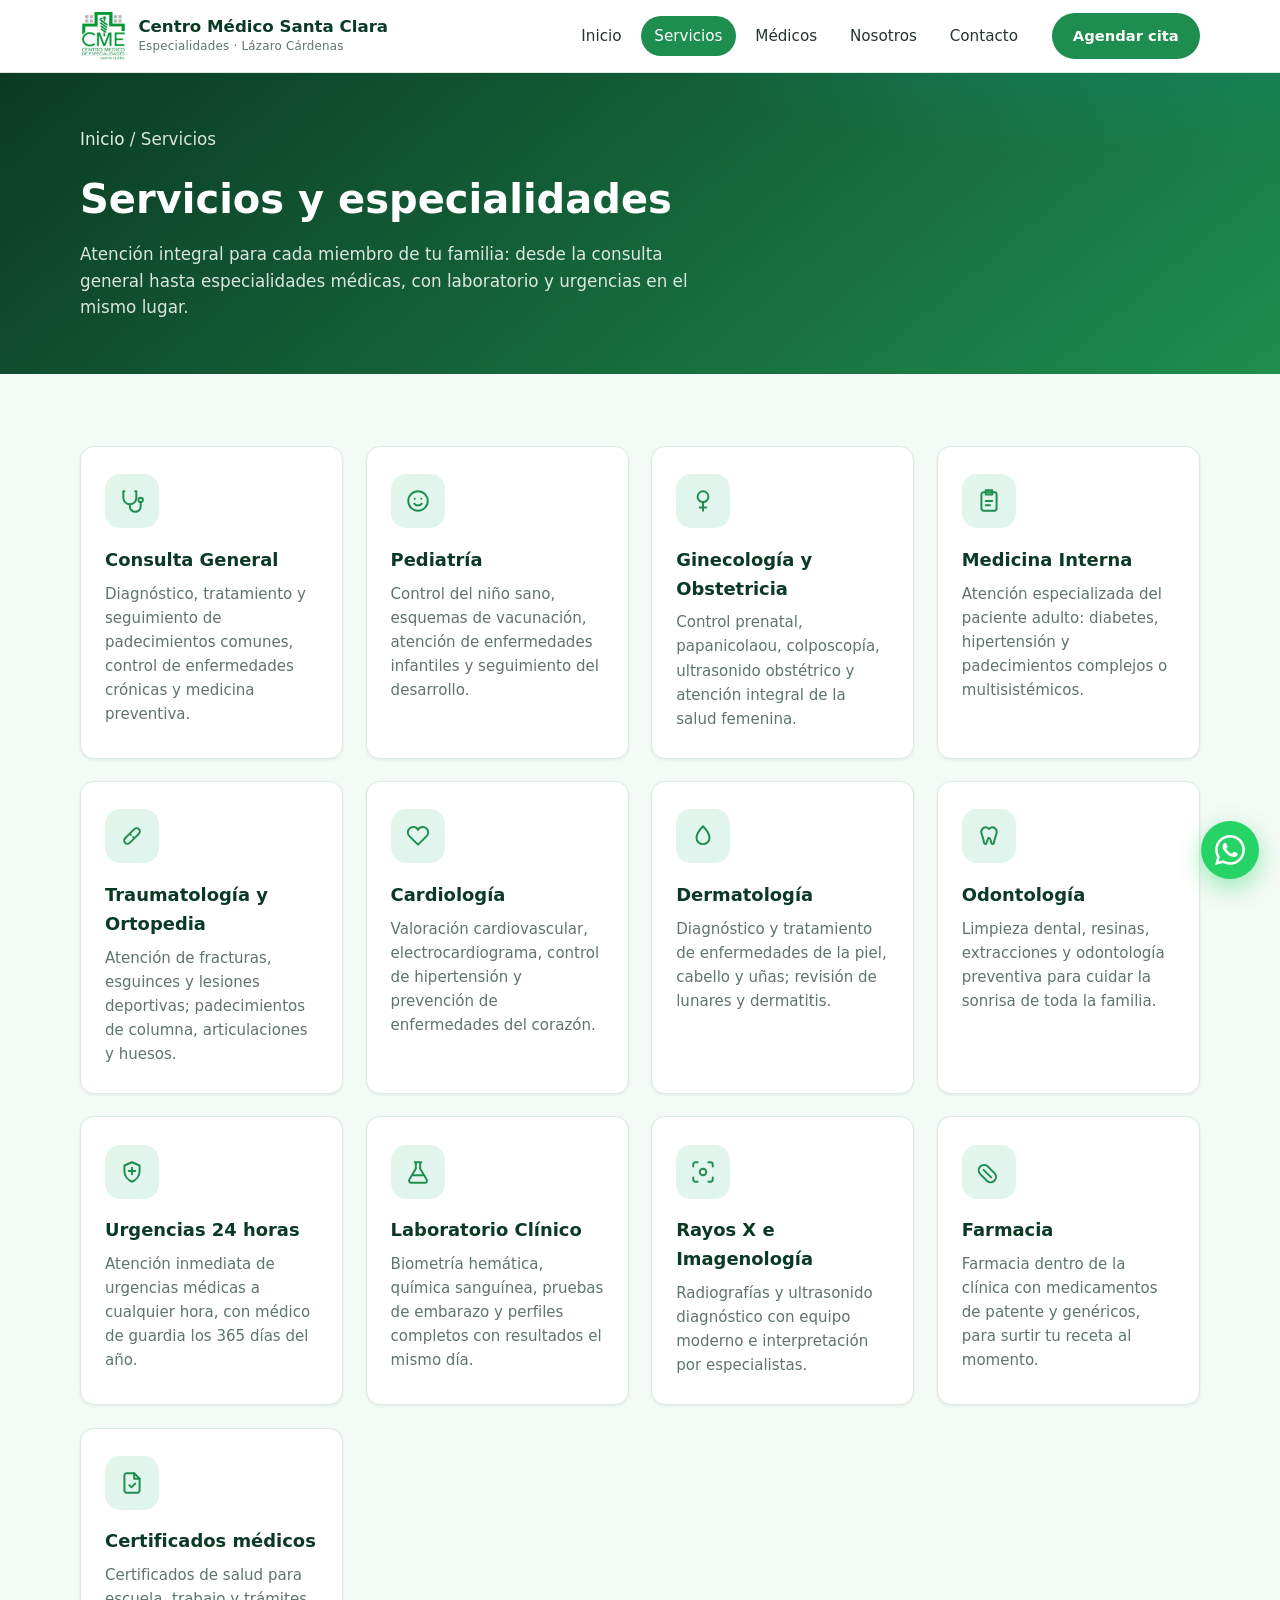
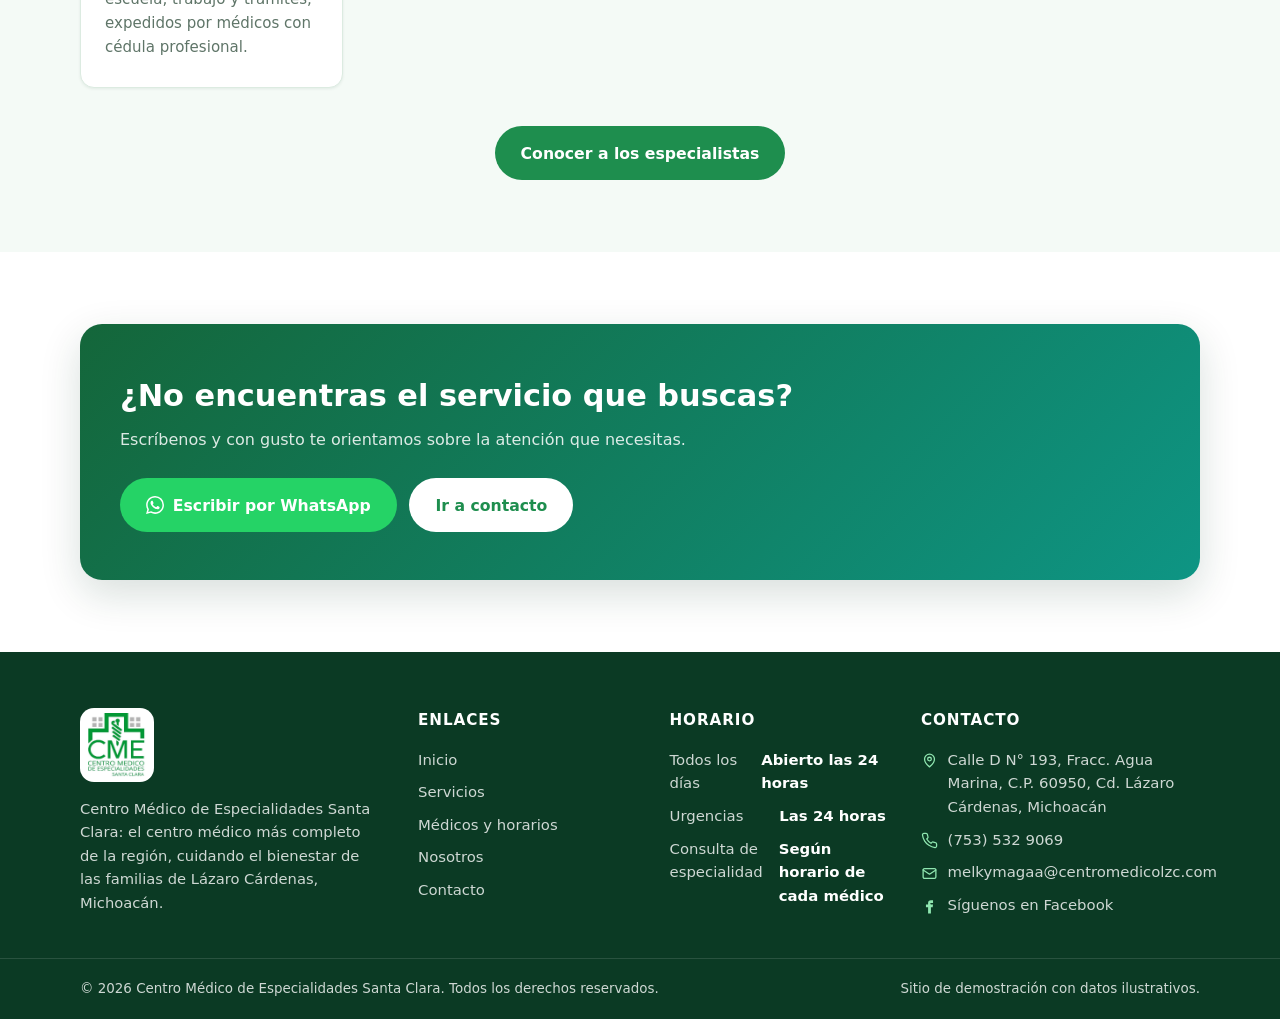
<file: servicios.html>
<!DOCTYPE html>
<html lang="es">
<head>
  <meta charset="UTF-8">
  <meta name="viewport" content="width=device-width, initial-scale=1.0">
  <title>Servicios y especialidades — Centro Médico Santa Clara, Lázaro Cárdenas</title>
  <meta name="description" content="Consulta general, pediatría, ginecología, cardiología, urgencias 24 horas, laboratorio clínico y más servicios médicos en Lázaro Cárdenas, Michoacán.">
  <meta property="og:title" content="Servicios — Centro Médico de Especialidades Santa Clara">
  <meta property="og:description" content="Especialidades médicas, urgencias 24 horas, laboratorio y farmacia en Lázaro Cárdenas, Michoacán.">
  <meta property="og:type" content="website">
  <meta property="og:locale" content="es_MX">
  <meta property="og:site_name" content="Centro Médico de Especialidades Santa Clara">
  <meta property="og:url" content="https://TU-DOMINIO.com/servicios.html">
  <meta property="og:image" content="https://TU-DOMINIO.com/assets/og-image.jpg">
  <meta property="og:image:width" content="1200">
  <meta property="og:image:height" content="630">
  <meta property="og:image:alt" content="Especialidades médicas, urgencias 24 horas, laboratorio y farmacia en Lázaro Cárdenas.">
  <meta name="twitter:card" content="summary_large_image">
  <link rel="canonical" href="https://TU-DOMINIO.com/servicios.html">
  <link rel="icon" href="data:image/svg+xml,<svg xmlns='http://www.w3.org/2000/svg' viewBox='0 0 64 64'><rect width='64' height='64' rx='14' fill='%231e8e4e'/><path d='M27 14h10v13h13v10H37v13H27V37H14V27h13z' fill='white'/></svg>">
  <link rel="stylesheet" href="css/styles.css">
</head>
<body>

  <header class="site-header">
    <div class="container header-inner">
      <a class="brand" href="index.html" aria-label="Centro Médico Santa Clara — Inicio">
        <img class="brand-img" src="assets/logo.jpg" alt="Logotipo del Centro Médico de Especialidades Santa Clara">
        <span class="brand-text"><strong>Centro Médico Santa Clara</strong><small>Especialidades · Lázaro Cárdenas</small></span>
      </a>
      <nav class="site-nav" id="siteNav" aria-label="Navegación principal">
        <a href="index.html">Inicio</a>
        <a href="servicios.html" class="active">Servicios</a>
        <a href="medicos.html">Médicos</a>
        <a href="nosotros.html">Nosotros</a>
        <a href="contacto.html">Contacto</a>
      </nav>
      <a href="contacto.html" class="btn btn-primary header-cta">Agendar cita</a>
      <button class="nav-toggle" id="navToggle" aria-label="Abrir menú" aria-expanded="false">
        <svg viewBox="0 0 24 24" fill="none" stroke="currentColor" stroke-width="2" stroke-linecap="round" aria-hidden="true"><path d="M4 7h16M4 12h16M4 17h16"/></svg>
      </button>
    </div>
  </header>

  <main>
    <section class="page-hero">
      <div class="container">
        <p class="breadcrumb"><a href="index.html">Inicio</a> / Servicios</p>
        <h1>Servicios y especialidades</h1>
        <p>Atención integral para cada miembro de tu familia: desde la consulta general hasta especialidades médicas, con laboratorio y urgencias en el mismo lugar.</p>
      </div>
    </section>

    <section class="section">
      <div class="container">
        <div class="cards">
          <article class="card reveal">
            <span class="icon-circle"><svg viewBox="0 0 24 24" fill="none" stroke="currentColor" stroke-width="1.8" stroke-linecap="round" stroke-linejoin="round" aria-hidden="true"><path d="M5 3H4v6a6 6 0 0 0 12 0V3h-1"/><path d="M10 15v2a5 5 0 0 0 10 0v-3"/><circle cx="20" cy="11" r="2"/></svg></span>
            <h3>Consulta General</h3>
            <p>Diagnóstico, tratamiento y seguimiento de padecimientos comunes, control de enfermedades crónicas y medicina preventiva.</p>
          </article>
          <article class="card reveal">
            <span class="icon-circle"><svg viewBox="0 0 24 24" fill="none" stroke="currentColor" stroke-width="1.8" stroke-linecap="round" stroke-linejoin="round" aria-hidden="true"><circle cx="12" cy="12" r="9"/><path d="M9 10h.01M15 10h.01"/><path d="M8.5 14.5a4.5 4.5 0 0 0 7 0"/></svg></span>
            <h3>Pediatría</h3>
            <p>Control del niño sano, esquemas de vacunación, atención de enfermedades infantiles y seguimiento del desarrollo.</p>
          </article>
          <article class="card reveal">
            <span class="icon-circle"><svg viewBox="0 0 24 24" fill="none" stroke="currentColor" stroke-width="1.8" stroke-linecap="round" stroke-linejoin="round" aria-hidden="true"><circle cx="12" cy="8" r="5"/><path d="M12 13v8M9 18h6"/></svg></span>
            <h3>Ginecología y Obstetricia</h3>
            <p>Control prenatal, papanicolaou, colposcopía, ultrasonido obstétrico y atención integral de la salud femenina.</p>
          </article>
          <article class="card reveal">
            <span class="icon-circle"><svg viewBox="0 0 24 24" fill="none" stroke="currentColor" stroke-width="1.8" stroke-linecap="round" stroke-linejoin="round" aria-hidden="true"><rect x="5" y="4" width="14" height="17" rx="2"/><path d="M9 2h6v4H9z"/><path d="M9 12h6M9 16h4"/></svg></span>
            <h3>Medicina Interna</h3>
            <p>Atención especializada del paciente adulto: diabetes, hipertensión y padecimientos complejos o multisistémicos.</p>
          </article>
          <article class="card reveal">
            <span class="icon-circle"><svg viewBox="0 0 24 24" fill="none" stroke="currentColor" stroke-width="1.8" stroke-linecap="round" stroke-linejoin="round" aria-hidden="true"><rect x="3" y="9" width="18" height="6" rx="3" transform="rotate(-45 12 12)"/><path d="M11 11h.01M13 13h.01"/></svg></span>
            <h3>Traumatología y Ortopedia</h3>
            <p>Atención de fracturas, esguinces y lesiones deportivas; padecimientos de columna, articulaciones y huesos.</p>
          </article>
          <article class="card reveal">
            <span class="icon-circle"><svg viewBox="0 0 24 24" fill="none" stroke="currentColor" stroke-width="1.8" stroke-linecap="round" stroke-linejoin="round" aria-hidden="true"><path d="M19.5 12.6 12 20l-7.5-7.4A5 5 0 1 1 12 6.3a5 5 0 1 1 7.5 6.3z"/></svg></span>
            <h3>Cardiología</h3>
            <p>Valoración cardiovascular, electrocardiograma, control de hipertensión y prevención de enfermedades del corazón.</p>
          </article>
          <article class="card reveal">
            <span class="icon-circle"><svg viewBox="0 0 24 24" fill="none" stroke="currentColor" stroke-width="1.8" stroke-linecap="round" stroke-linejoin="round" aria-hidden="true"><path d="M12 3s6 6.3 6 10.5a6 6 0 0 1-12 0C6 9.3 12 3 12 3z"/></svg></span>
            <h3>Dermatología</h3>
            <p>Diagnóstico y tratamiento de enfermedades de la piel, cabello y uñas; revisión de lunares y dermatitis.</p>
          </article>
          <article class="card reveal">
            <span class="icon-circle"><svg viewBox="0 0 24 24" fill="none" stroke="currentColor" stroke-width="1.8" stroke-linecap="round" stroke-linejoin="round" aria-hidden="true"><path d="M12 5.5C10.5 4 8.5 3.5 7 4.5 5 5.8 4.5 8.5 5.5 11c1 2.6 1.5 5 2 7.5.2 1.2 1.8 1.3 2.2.1L11 14.5c.3-1 1.7-1 2 0l1.3 4.1c.4 1.2 2 1.1 2.2-.1.5-2.5 1-4.9 2-7.5 1-2.5.5-5.2-1.5-6.5-1.5-1-3.5-.5-5 1z"/></svg></span>
            <h3>Odontología</h3>
            <p>Limpieza dental, resinas, extracciones y odontología preventiva para cuidar la sonrisa de toda la familia.</p>
          </article>
          <article class="card reveal">
            <span class="icon-circle"><svg viewBox="0 0 24 24" fill="none" stroke="currentColor" stroke-width="1.8" stroke-linecap="round" stroke-linejoin="round" aria-hidden="true"><path d="M12 3l7 3v5c0 4.5-3 8.5-7 10-4-1.5-7-5.5-7-10V6z"/><path d="M12 8v6M9 11h6"/></svg></span>
            <h3>Urgencias 24 horas</h3>
            <p>Atención inmediata de urgencias médicas a cualquier hora, con médico de guardia los 365 días del año.</p>
          </article>
          <article class="card reveal">
            <span class="icon-circle"><svg viewBox="0 0 24 24" fill="none" stroke="currentColor" stroke-width="1.8" stroke-linecap="round" stroke-linejoin="round" aria-hidden="true"><path d="M9 3h6M10 3v6l-6 10a2 2 0 0 0 1.8 3h12.4a2 2 0 0 0 1.8-3L14 9V3"/><path d="M7.5 15h9"/></svg></span>
            <h3>Laboratorio Clínico</h3>
            <p>Biometría hemática, química sanguínea, pruebas de embarazo y perfiles completos con resultados el mismo día.</p>
          </article>
          <article class="card reveal">
            <span class="icon-circle"><svg viewBox="0 0 24 24" fill="none" stroke="currentColor" stroke-width="1.8" stroke-linecap="round" stroke-linejoin="round" aria-hidden="true"><path d="M3 7V5a2 2 0 0 1 2-2h2M17 3h2a2 2 0 0 1 2 2v2M21 17v2a2 2 0 0 1-2 2h-2M7 21H5a2 2 0 0 1-2-2v-2"/><circle cx="12" cy="12" r="3"/></svg></span>
            <h3>Rayos X e Imagenología</h3>
            <p>Radiografías y ultrasonido diagnóstico con equipo moderno e interpretación por especialistas.</p>
          </article>
          <article class="card reveal">
            <span class="icon-circle"><svg viewBox="0 0 24 24" fill="none" stroke="currentColor" stroke-width="1.8" stroke-linecap="round" stroke-linejoin="round" aria-hidden="true"><path d="M10.5 20.5 3.5 13.5a5 5 0 0 1 7-7l7 7a5 5 0 0 1-7 7z"/><path d="m7 10 7 7"/></svg></span>
            <h3>Farmacia</h3>
            <p>Farmacia dentro de la clínica con medicamentos de patente y genéricos, para surtir tu receta al momento.</p>
          </article>
          <article class="card reveal">
            <span class="icon-circle"><svg viewBox="0 0 24 24" fill="none" stroke="currentColor" stroke-width="1.8" stroke-linecap="round" stroke-linejoin="round" aria-hidden="true"><path d="M14 3H7a2 2 0 0 0-2 2v14a2 2 0 0 0 2 2h10a2 2 0 0 0 2-2V8z"/><path d="M14 3v5h5"/><path d="m9.5 14 2 2 3.5-3.5"/></svg></span>
            <h3>Certificados médicos</h3>
            <p>Certificados de salud para escuela, trabajo y trámites, expedidos por médicos con cédula profesional.</p>
          </article>
        </div>

        <div class="section-foot">
          <a href="medicos.html" class="btn btn-primary">Conocer a los especialistas</a>
        </div>
      </div>
    </section>

    <section class="section alt">
      <div class="container">
        <div class="cta-banner reveal">
          <div>
            <h2>¿No encuentras el servicio que buscas?</h2>
            <p>Escríbenos y con gusto te orientamos sobre la atención que necesitas.</p>
          </div>
          <div class="actions">
            <a href="#" data-cfg-href="wa" target="_blank" rel="noopener" class="btn btn-whatsapp">
              <svg viewBox="0 0 24 24" fill="currentColor" aria-hidden="true"><path d="M17.472 14.382c-.297-.149-1.758-.867-2.03-.967-.273-.099-.471-.148-.67.15-.197.297-.767.966-.94 1.164-.173.199-.347.223-.644.075-.297-.15-1.255-.463-2.39-1.475-.883-.788-1.48-1.761-1.653-2.059-.173-.297-.018-.458.13-.606.134-.133.297-.347.446-.52.149-.174.198-.298.297-.497.1-.198.05-.371-.025-.52-.075-.149-.669-1.612-.916-2.207-.242-.579-.487-.5-.669-.51-.173-.008-.371-.01-.57-.01-.198 0-.52.074-.792.372-.272.297-1.04 1.016-1.04 2.479 0 1.462 1.065 2.875 1.213 3.074.149.198 2.096 3.2 5.077 4.487.709.306 1.262.489 1.694.625.712.227 1.36.195 1.871.118.571-.085 1.758-.719 2.006-1.413.248-.694.248-1.289.173-1.413-.074-.124-.272-.198-.57-.347m-5.421 7.403h-.004a9.87 9.87 0 01-5.031-1.378l-.361-.214-3.741.982.998-3.648-.235-.374a9.86 9.86 0 01-1.51-5.26c.001-5.45 4.436-9.884 9.888-9.884 2.64 0 5.122 1.03 6.988 2.898a9.825 9.825 0 012.893 6.994c-.003 5.45-4.437 9.884-9.885 9.884m8.413-18.297A11.815 11.815 0 0012.05 0C5.495 0 .16 5.335.157 11.892c0 2.096.547 4.142 1.588 5.945L.057 24l6.305-1.654a11.882 11.882 0 005.683 1.448h.005c6.554 0 11.89-5.335 11.893-11.893a11.821 11.821 0 00-3.48-8.413z"/></svg>
              Escribir por WhatsApp
            </a>
            <a href="contacto.html" class="btn btn-light">Ir a contacto</a>
          </div>
        </div>
      </div>
    </section>
  </main>

  <footer class="site-footer">
    <div class="container footer-grid">
      <div class="footer-brand">
        <img class="footer-logo" src="assets/logo.jpg" alt="Logotipo CME Santa Clara">
        <p>Centro Médico de Especialidades Santa Clara: el centro médico más completo de la región, cuidando el bienestar de las familias de Lázaro Cárdenas, Michoacán.</p>
      </div>
      <div>
        <h4>Enlaces</h4>
        <ul>
          <li><a href="index.html">Inicio</a></li>
          <li><a href="servicios.html">Servicios</a></li>
          <li><a href="medicos.html">Médicos y horarios</a></li>
          <li><a href="nosotros.html">Nosotros</a></li>
          <li><a href="contacto.html">Contacto</a></li>
        </ul>
      </div>
      <div>
        <h4>Horario</h4>
        <ul class="footer-horario" data-horario-general></ul>
      </div>
      <div>
        <h4>Contacto</h4>
        <ul class="footer-contacto">
          <li>
            <svg viewBox="0 0 24 24" fill="none" stroke="currentColor" stroke-width="1.8" stroke-linecap="round" stroke-linejoin="round" aria-hidden="true"><path d="M12 21s-7-5.1-7-11a7 7 0 0 1 14 0c0 5.9-7 11-7 11z"/><circle cx="12" cy="10" r="2.6"/></svg>
            <span data-cfg="direccion"></span>
          </li>
          <li>
            <svg viewBox="0 0 24 24" fill="none" stroke="currentColor" stroke-width="1.8" stroke-linecap="round" stroke-linejoin="round" aria-hidden="true"><path d="M22 16.9v3a2 2 0 0 1-2.2 2 19.8 19.8 0 0 1-8.6-3.1 19.5 19.5 0 0 1-6-6A19.8 19.8 0 0 1 2.1 4.2 2 2 0 0 1 4.1 2h3a2 2 0 0 1 2 1.7c.13.96.36 1.9.7 2.8a2 2 0 0 1-.45 2.1L8.1 9.9a16 16 0 0 0 6 6l1.3-1.25a2 2 0 0 1 2.1-.45c.9.34 1.84.57 2.8.7a2 2 0 0 1 1.7 2z"/></svg>
            <a data-cfg-href="tel" data-cfg="telefono" href="#"></a>
          </li>
          <li>
            <svg viewBox="0 0 24 24" fill="none" stroke="currentColor" stroke-width="1.8" stroke-linecap="round" stroke-linejoin="round" aria-hidden="true"><rect x="3" y="5" width="18" height="14" rx="2"/><path d="m3 7 9 6 9-6"/></svg>
            <a data-cfg-href="mailto" data-cfg="email" href="#"></a>
          </li>
          <li>
            <svg viewBox="0 0 24 24" fill="currentColor" aria-hidden="true"><path d="M14 9h3l-.5 4H14v9h-4v-9H7V9h3V7a4 4 0 0 1 4-4h3v4h-3a1 1 0 0 0-1 1z"/></svg>
            <a href="https://www.facebook.com/profile.php?id=100057571564324" target="_blank" rel="noopener">Síguenos en Facebook</a>
          </li>
        </ul>
      </div>
    </div>
    <div class="footer-bottom">
      <div class="container footer-bottom-inner">
        <span>© <span id="anio"></span> Centro Médico de Especialidades Santa Clara. Todos los derechos reservados.</span>
        <span>Sitio de demostración con datos ilustrativos.</span>
      </div>
    </div>
  </footer>

  <script src="js/config.js"></script>
  <script src="js/data.js"></script>
  <script src="js/main.js"></script>
</body>
</html>
</file>
<file: css/styles.css>
/* ============================================================
   Centro Médico de Especialidades Santa Clara — Hoja de estilos global
   ============================================================ */

/* ---------- Variables y reset ---------- */
:root {
  /* Paleta verde tomada del logotipo CME Santa Clara */
  --c-primary: #1e8e4e;
  --c-primary-dark: #14663a;
  --c-navy: #0b3a24;
  --c-teal: #0e9584;
  --c-green: #2fbf71;
  --c-wa: #25d366;
  --c-wa-dark: #1da851;
  --c-bg: #f4faf6;
  --c-surface: #ffffff;
  --c-text: #24352b;
  --c-muted: #5f7568;
  --c-border: #dcebe1;
  --radius: 14px;
  --radius-sm: 9px;
  --shadow-sm: 0 1px 3px rgba(11, 58, 36, 0.08);
  --shadow-md: 0 6px 22px rgba(11, 58, 36, 0.10);
  --shadow-lg: 0 14px 40px rgba(11, 58, 36, 0.16);
  --font: system-ui, -apple-system, "Segoe UI", Roboto, "Helvetica Neue", Arial, sans-serif;
}

*, *::before, *::after { box-sizing: border-box; margin: 0; padding: 0; }

html { scroll-behavior: smooth; }

body {
  font-family: var(--font);
  color: var(--c-text);
  background: var(--c-bg);
  line-height: 1.6;
  -webkit-font-smoothing: antialiased;
}

img, svg { display: block; max-width: 100%; }

a { color: var(--c-primary); text-decoration: none; }
a:hover { text-decoration: none; }

ul { list-style: none; }

:focus-visible {
  outline: 3px solid rgba(11, 93, 138, 0.45);
  outline-offset: 2px;
  border-radius: 4px;
}

.container {
  width: min(1120px, 100% - 2.5rem);
  margin-inline: auto;
}

/* ---------- Botones ---------- */
.btn {
  display: inline-flex;
  align-items: center;
  justify-content: center;
  gap: 0.55rem;
  padding: 0.78rem 1.5rem;
  border-radius: 999px;
  border: 2px solid transparent;
  font-weight: 600;
  font-size: 0.98rem;
  cursor: pointer;
  transition: transform 0.15s ease, box-shadow 0.15s ease, background 0.15s ease;
  white-space: nowrap;
}
.btn:hover { transform: translateY(-2px); box-shadow: var(--shadow-md); }
.btn:active { transform: translateY(0); }
.btn svg { width: 1.15em; height: 1.15em; flex: none; }

.btn-primary { background: var(--c-primary); color: #fff; }
.btn-primary:hover { background: var(--c-primary-dark); }

.btn-light { background: #fff; color: var(--c-primary); }

.btn-outline {
  background: transparent;
  color: #fff;
  border-color: rgba(255, 255, 255, 0.65);
}
.btn-outline:hover { background: rgba(255, 255, 255, 0.12); }

.btn-whatsapp { background: var(--c-wa); color: #fff; }
.btn-whatsapp:hover { background: var(--c-wa-dark); }

.btn[disabled] {
  opacity: 0.55;
  cursor: not-allowed;
  transform: none !important;
  box-shadow: none !important;
}

/* ---------- Encabezado / navegación ---------- */
.site-header {
  position: sticky;
  top: 0;
  z-index: 100;
  background: rgba(255, 255, 255, 0.94);
  backdrop-filter: blur(8px);
  border-bottom: 1px solid var(--c-border);
}

.header-inner {
  display: flex;
  align-items: center;
  gap: 1.25rem;
  min-height: 72px;
}

.brand {
  display: flex;
  align-items: center;
  gap: 0.65rem;
  margin-right: auto;
}
.brand-logo {
  width: 42px;
  height: 42px;
  border-radius: 11px;
  background: linear-gradient(135deg, var(--c-primary), var(--c-teal));
  display: grid;
  place-items: center;
  color: #fff;
  flex: none;
}
.brand-logo svg { width: 22px; height: 22px; }
.brand-img {
  width: 48px;
  height: 48px;
  object-fit: contain;
  flex: none;
}
.footer-logo {
  width: 74px;
  height: 74px;
  object-fit: contain;
  background: #fff;
  border-radius: 14px;
  padding: 5px;
  margin-bottom: 0.9rem;
}
.brand-text { line-height: 1.15; }
.brand-text strong { display: block; color: var(--c-navy); font-size: 1.04rem; }
.brand-text small { color: var(--c-muted); font-size: 0.74rem; letter-spacing: 0.02em; }

.site-nav { display: flex; gap: 0.35rem; }
.site-nav a {
  padding: 0.5rem 0.85rem;
  border-radius: 999px;
  color: var(--c-text);
  font-weight: 500;
  font-size: 0.95rem;
  transition: background 0.15s ease, color 0.15s ease;
}
.site-nav a:hover { background: #e8f5ec; color: var(--c-primary); }
.site-nav a.active { background: var(--c-primary); color: #fff; }

.header-cta { padding: 0.6rem 1.2rem; font-size: 0.92rem; }

.nav-toggle {
  display: none;
  background: none;
  border: none;
  cursor: pointer;
  color: var(--c-navy);
  padding: 0.4rem;
}
.nav-toggle svg { width: 28px; height: 28px; }

@media (max-width: 860px) {
  .header-cta { display: none; }
  .nav-toggle { display: block; }
  .site-nav {
    position: absolute;
    top: 100%;
    left: 0;
    right: 0;
    flex-direction: column;
    gap: 0.25rem;
    background: #fff;
    border-bottom: 1px solid var(--c-border);
    box-shadow: var(--shadow-md);
    padding: 0.9rem 1.25rem 1.2rem;
    display: none;
  }
  .site-nav.open { display: flex; }
  .site-nav a { padding: 0.75rem 1rem; border-radius: var(--radius-sm); }
}

/* ---------- Hero (inicio) ---------- */
.hero {
  background:
    radial-gradient(1100px 500px at 85% -10%, rgba(14, 149, 148, 0.35), transparent 60%),
    linear-gradient(140deg, var(--c-navy) 0%, var(--c-primary-dark) 55%, var(--c-primary) 100%);
  color: #fff;
  padding: 4.5rem 0 5.5rem;
  position: relative;
  overflow: hidden;
}

.hero-inner {
  display: grid;
  grid-template-columns: 1.15fr 0.85fr;
  gap: 3rem;
  align-items: center;
}

.kicker {
  display: inline-flex;
  align-items: center;
  gap: 0.5rem;
  background: rgba(255, 255, 255, 0.14);
  border: 1px solid rgba(255, 255, 255, 0.22);
  padding: 0.35rem 0.9rem;
  border-radius: 999px;
  font-size: 0.82rem;
  font-weight: 600;
  letter-spacing: 0.04em;
  text-transform: uppercase;
  margin-bottom: 1.1rem;
}
.kicker svg { width: 15px; height: 15px; }

.hero h1 {
  font-size: clamp(2rem, 4.5vw, 3.1rem);
  line-height: 1.15;
  margin-bottom: 1rem;
  letter-spacing: -0.01em;
}
.hero h1 em { font-style: normal; color: #8fe6b0; }

.hero p.lead {
  font-size: 1.1rem;
  color: rgba(255, 255, 255, 0.88);
  max-width: 34rem;
  margin-bottom: 1.8rem;
}

.hero-actions { display: flex; flex-wrap: wrap; gap: 0.8rem; margin-bottom: 2rem; }

.hero-badges { display: flex; flex-wrap: wrap; gap: 1.4rem; }
.hero-badges li {
  display: flex;
  align-items: center;
  gap: 0.5rem;
  font-size: 0.92rem;
  color: rgba(255, 255, 255, 0.9);
  font-weight: 500;
}
.hero-badges svg { width: 19px; height: 19px; color: #8fe6b0; flex: none; }

.hero-art { position: relative; display: grid; place-items: center; }
.hero-art svg { width: min(360px, 90%); height: auto; }

.hero-ecg {
  position: absolute;
  bottom: 0;
  left: 0;
  right: 0;
  height: 60px;
  opacity: 0.35;
  pointer-events: none;
}
.hero-ecg svg { width: 100%; height: 100%; }

@media (max-width: 860px) {
  .hero { padding: 3rem 0 4rem; }
  .hero-inner { grid-template-columns: 1fr; gap: 2rem; }
  .hero-art { display: none; }
}

/* ---------- Franja de datos rápidos ---------- */
.strip {
  background: #fff;
  border-bottom: 1px solid var(--c-border);
  box-shadow: var(--shadow-sm);
}
.strip-inner {
  display: grid;
  grid-template-columns: repeat(3, 1fr);
  gap: 1rem;
  padding: 1.4rem 0;
}
.strip-item { display: flex; align-items: center; gap: 0.9rem; }
.strip-item .icon-circle {
  width: 48px;
  height: 48px;
  border-radius: 50%;
  background: #e8f4f4;
  color: var(--c-teal);
  display: grid;
  place-items: center;
  flex: none;
}
.strip-item .icon-circle svg { width: 23px; height: 23px; }
.strip-item strong { display: block; color: var(--c-navy); font-size: 0.98rem; }
.strip-item span { color: var(--c-muted); font-size: 0.88rem; }

@media (max-width: 760px) {
  .strip-inner { grid-template-columns: 1fr; gap: 0.9rem; }
}

/* ---------- Secciones genéricas ---------- */
.section { padding: 4.5rem 0; }
.section.alt { background: #fff; }

.section-head { max-width: 44rem; margin-bottom: 2.6rem; }
.section-head.center { margin-inline: auto; text-align: center; }

.eyebrow {
  color: var(--c-teal);
  font-weight: 700;
  font-size: 0.82rem;
  text-transform: uppercase;
  letter-spacing: 0.09em;
  margin-bottom: 0.5rem;
}
.section-head h2 {
  font-size: clamp(1.6rem, 3vw, 2.2rem);
  color: var(--c-navy);
  line-height: 1.2;
  margin-bottom: 0.7rem;
}
.section-head p { color: var(--c-muted); font-size: 1.02rem; }

/* ---------- Tarjetas de servicios ---------- */
.cards {
  display: grid;
  grid-template-columns: repeat(auto-fill, minmax(255px, 1fr));
  gap: 1.4rem;
}

.card {
  background: var(--c-surface);
  border: 1px solid var(--c-border);
  border-radius: var(--radius);
  padding: 1.7rem 1.5rem;
  box-shadow: var(--shadow-sm);
  transition: transform 0.18s ease, box-shadow 0.18s ease;
}
.card:hover { transform: translateY(-5px); box-shadow: var(--shadow-md); }

.card .icon-circle {
  width: 54px;
  height: 54px;
  border-radius: 15px;
  background: linear-gradient(135deg, #e3f6ea, #e0f4f0);
  color: var(--c-primary);
  display: grid;
  place-items: center;
  margin-bottom: 1.1rem;
}
.card .icon-circle svg { width: 26px; height: 26px; }

.card h3 { color: var(--c-navy); font-size: 1.12rem; margin-bottom: 0.45rem; }
.card p { color: var(--c-muted); font-size: 0.94rem; }

.section-foot { text-align: center; margin-top: 2.4rem; }

/* ---------- Por qué elegirnos ---------- */
.split {
  display: grid;
  grid-template-columns: 1fr 1fr;
  gap: 3rem;
  align-items: center;
}

.checklist { display: grid; gap: 1.1rem; margin-top: 1.6rem; }
.checklist li { display: flex; gap: 0.85rem; align-items: flex-start; }
.checklist svg {
  width: 24px;
  height: 24px;
  color: var(--c-green);
  flex: none;
  margin-top: 0.15rem;
}
.checklist strong { display: block; color: var(--c-navy); }
.checklist span { color: var(--c-muted); font-size: 0.94rem; }

.panel-illustration {
  background: linear-gradient(150deg, var(--c-primary) 0%, var(--c-teal) 100%);
  border-radius: 22px;
  padding: 2.5rem;
  color: #fff;
  box-shadow: var(--shadow-lg);
}
.panel-illustration .big-stat { text-align: center; padding: 1rem 0; }
.panel-illustration .big-stat strong {
  display: block;
  font-size: 3rem;
  line-height: 1.1;
}
.panel-illustration .big-stat span { opacity: 0.85; font-size: 0.95rem; }
.panel-grid {
  display: grid;
  grid-template-columns: 1fr 1fr;
  gap: 0.6rem;
  margin-top: 1rem;
}
.panel-grid div {
  background: rgba(255, 255, 255, 0.13);
  border: 1px solid rgba(255, 255, 255, 0.18);
  border-radius: 12px;
  padding: 0.9rem;
  text-align: center;
}
.panel-grid strong { display: block; font-size: 1.5rem; }
.panel-grid span { font-size: 0.82rem; opacity: 0.85; }

@media (max-width: 860px) {
  .split { grid-template-columns: 1fr; gap: 2rem; }
}

/* ---------- Médicos ---------- */
.filtros {
  display: flex;
  flex-wrap: wrap;
  gap: 0.55rem;
  margin-bottom: 2.2rem;
}
.chip {
  border: 1.5px solid var(--c-border);
  background: #fff;
  color: var(--c-text);
  padding: 0.45rem 1.05rem;
  border-radius: 999px;
  font-size: 0.9rem;
  font-weight: 500;
  cursor: pointer;
  transition: all 0.15s ease;
}
.chip:hover { border-color: var(--c-primary); color: var(--c-primary); }
.chip.active {
  background: var(--c-primary);
  border-color: var(--c-primary);
  color: #fff;
}

.docs-grid {
  display: grid;
  grid-template-columns: repeat(auto-fill, minmax(310px, 1fr));
  gap: 1.5rem;
}

.doc-card {
  background: var(--c-surface);
  border: 1px solid var(--c-border);
  border-radius: var(--radius);
  padding: 1.6rem;
  box-shadow: var(--shadow-sm);
  display: flex;
  flex-direction: column;
  gap: 1.1rem;
  transition: transform 0.18s ease, box-shadow 0.18s ease;
}
.doc-card:hover { transform: translateY(-5px); box-shadow: var(--shadow-md); }

.doc-head { display: flex; gap: 1rem; align-items: center; }
.doc-avatar {
  width: 62px;
  height: 62px;
  border-radius: 50%;
  display: grid;
  place-items: center;
  color: #fff;
  font-weight: 700;
  font-size: 1.35rem;
  letter-spacing: 0.02em;
  flex: none;
}
.doc-head h3 { color: var(--c-navy); font-size: 1.06rem; line-height: 1.3; }

.doc-esp {
  display: inline-block;
  background: #e8f4f4;
  color: var(--c-teal);
  font-size: 0.78rem;
  font-weight: 700;
  padding: 0.16rem 0.7rem;
  border-radius: 999px;
  margin-top: 0.3rem;
}
.doc-ced {
  display: block;
  color: var(--c-muted);
  font-size: 0.78rem;
  margin-top: 0.3rem;
}

.doc-horario {
  display: grid;
  gap: 0.5rem;
  border-top: 1px dashed var(--c-border);
  padding-top: 1rem;
  flex: 1;
}
.doc-horario li {
  display: flex;
  align-items: center;
  gap: 0.6rem;
  font-size: 0.9rem;
}
.doc-horario svg { width: 17px; height: 17px; color: var(--c-teal); flex: none; }
.doc-horario span { color: var(--c-muted); }
.doc-horario strong { color: var(--c-navy); margin-left: auto; text-align: right; }

.doc-card .btn { width: 100%; font-size: 0.92rem; }

.nota {
  margin-top: 2rem;
  background: #eef9f2;
  border: 1px solid #d3ecdc;
  border-left: 4px solid var(--c-primary);
  border-radius: var(--radius-sm);
  padding: 1rem 1.2rem;
  color: var(--c-muted);
  font-size: 0.92rem;
}

/* ---------- Testimonios ---------- */
.testimonios {
  display: grid;
  grid-template-columns: repeat(auto-fit, minmax(270px, 1fr));
  gap: 1.4rem;
}
.testimonio {
  background: #fff;
  border: 1px solid var(--c-border);
  border-radius: var(--radius);
  padding: 1.7rem 1.5rem;
  box-shadow: var(--shadow-sm);
}
.testimonio .stars { color: #f5b301; letter-spacing: 0.15em; margin-bottom: 0.8rem; font-size: 0.95rem; }
.testimonio blockquote { color: var(--c-text); font-size: 0.97rem; margin-bottom: 1rem; }
.testimonio cite {
  font-style: normal;
  color: var(--c-muted);
  font-size: 0.87rem;
  font-weight: 600;
}

/* ---------- Banner CTA ---------- */
.cta-banner {
  background: linear-gradient(135deg, var(--c-primary-dark), var(--c-teal));
  border-radius: 22px;
  color: #fff;
  padding: 3rem 2.5rem;
  display: flex;
  flex-wrap: wrap;
  align-items: center;
  justify-content: space-between;
  gap: 1.6rem;
  box-shadow: var(--shadow-lg);
}
.cta-banner h2 { font-size: clamp(1.4rem, 2.6vw, 1.9rem); margin-bottom: 0.4rem; }
.cta-banner p { color: rgba(255, 255, 255, 0.85); }
.cta-banner .actions { display: flex; flex-wrap: wrap; gap: 0.8rem; }

/* ---------- Encabezado de página interior ---------- */
.page-hero {
  background:
    radial-gradient(900px 300px at 90% -30%, rgba(14, 149, 148, 0.4), transparent 60%),
    linear-gradient(140deg, var(--c-navy), var(--c-primary));
  color: #fff;
  padding: 3.3rem 0;
}
.page-hero h1 { font-size: clamp(1.8rem, 3.5vw, 2.5rem); margin-bottom: 0.6rem; }
.page-hero p { color: rgba(255, 255, 255, 0.85); max-width: 40rem; font-size: 1.05rem; }
.breadcrumb { font-size: 0.85rem; margin-bottom: 0.9rem; color: rgba(255, 255, 255, 0.7); }
.breadcrumb a { color: rgba(255, 255, 255, 0.9); }

/* ---------- Nosotros ---------- */
.valores {
  display: grid;
  grid-template-columns: repeat(auto-fit, minmax(240px, 1fr));
  gap: 1.4rem;
}

.stats-band {
  background: linear-gradient(135deg, var(--c-primary-dark), var(--c-primary));
  color: #fff;
  padding: 3rem 0;
}
.stats-grid {
  display: grid;
  grid-template-columns: repeat(4, 1fr);
  gap: 1.5rem;
  text-align: center;
}
.stats-grid strong { display: block; font-size: 2.4rem; line-height: 1.15; }
.stats-grid span { opacity: 0.85; font-size: 0.92rem; }

@media (max-width: 760px) {
  .stats-grid { grid-template-columns: repeat(2, 1fr); }
}

/* ---------- Contacto ---------- */
.contact-layout {
  display: grid;
  grid-template-columns: 1.05fr 0.95fr;
  gap: 2.5rem;
  align-items: start;
}
@media (max-width: 900px) {
  .contact-layout { grid-template-columns: 1fr; }
}

.form-card {
  background: #fff;
  border: 1px solid var(--c-border);
  border-radius: var(--radius);
  padding: 2rem;
  box-shadow: var(--shadow-md);
}
.form-card h2 { color: var(--c-navy); font-size: 1.3rem; margin-bottom: 0.4rem; }
.form-card > p { color: var(--c-muted); font-size: 0.94rem; margin-bottom: 1.5rem; }

.form { display: grid; gap: 1.1rem; }
.form label {
  display: block;
  font-weight: 600;
  font-size: 0.9rem;
  color: var(--c-navy);
  margin-bottom: 0.35rem;
}
.form input,
.form select,
.form textarea {
  width: 100%;
  padding: 0.75rem 0.95rem;
  border: 1.5px solid var(--c-border);
  border-radius: var(--radius-sm);
  font-family: inherit;
  font-size: 0.96rem;
  color: var(--c-text);
  background: #fbfdfe;
  transition: border-color 0.15s ease;
}
.form input:focus,
.form select:focus,
.form textarea:focus {
  outline: none;
  border-color: var(--c-primary);
  background: #fff;
}
.form textarea { resize: vertical; min-height: 110px; }

.form .field.error input,
.form .field.error select,
.form .field.error textarea { border-color: #d64545; }
.field-error {
  color: #d64545;
  font-size: 0.8rem;
  margin-top: 0.3rem;
  display: none;
}
.field.error .field-error { display: block; }

.form-actions { display: flex; flex-wrap: wrap; gap: 0.8rem; margin-top: 0.3rem; }
.form-actions .btn { flex: 1; min-width: 200px; }

.form-status {
  font-size: 0.92rem;
  font-weight: 600;
  display: none;
  padding: 0.8rem 1rem;
  border-radius: var(--radius-sm);
}
.form-status.ok { display: block; background: #e6f7ee; color: #1c7a4b; border: 1px solid #bce5d0; }
.form-status.err { display: block; background: #fdecec; color: #b93232; border: 1px solid #f3c6c6; }
.form-status.info { display: block; background: #eef9f2; color: var(--c-primary); border: 1px solid #d3ecdc; }

.contact-info { display: grid; gap: 1.3rem; }
.info-card {
  background: #fff;
  border: 1px solid var(--c-border);
  border-radius: var(--radius);
  padding: 1.4rem 1.5rem;
  box-shadow: var(--shadow-sm);
  display: flex;
  gap: 1rem;
  align-items: flex-start;
}
.info-card .icon-circle {
  width: 46px;
  height: 46px;
  border-radius: 13px;
  background: #e8f4f4;
  color: var(--c-teal);
  display: grid;
  place-items: center;
  flex: none;
}
.info-card .icon-circle svg { width: 22px; height: 22px; }
.info-card h3 { color: var(--c-navy); font-size: 1rem; margin-bottom: 0.25rem; }
.info-card p, .info-card li { color: var(--c-muted); font-size: 0.92rem; }
.info-card a { font-weight: 600; }
.info-card ul { display: grid; gap: 0.25rem; }
.info-card li { display: flex; justify-content: space-between; gap: 1rem; }
.info-card li strong { color: var(--c-navy); font-weight: 600; }

.map-wrap {
  border-radius: var(--radius);
  overflow: hidden;
  border: 1px solid var(--c-border);
  box-shadow: var(--shadow-sm);
  margin-top: 2.5rem;
}
.map-wrap iframe {
  width: 100%;
  height: 380px;
  border: 0;
  display: block;
}

/* ---------- Pie de página ---------- */
.site-footer {
  background: var(--c-navy);
  color: rgba(255, 255, 255, 0.8);
  padding: 3.5rem 0 0;
  margin-top: auto;
}
.footer-grid {
  display: grid;
  grid-template-columns: 1.4fr 1fr 1fr 1.2fr;
  gap: 2.2rem;
  padding-bottom: 2.5rem;
}
.site-footer h4 {
  color: #fff;
  font-size: 0.95rem;
  text-transform: uppercase;
  letter-spacing: 0.06em;
  margin-bottom: 1rem;
}
.site-footer a { color: rgba(255, 255, 255, 0.8); }
.site-footer a:hover { color: #8fe6b0; }
.footer-brand .brand-logo { margin-bottom: 0.9rem; }
.footer-brand p { font-size: 0.92rem; max-width: 26rem; }
.site-footer ul { display: grid; gap: 0.55rem; font-size: 0.93rem; }
.footer-contacto li { display: flex; gap: 0.6rem; align-items: flex-start; }
.footer-contacto svg { width: 17px; height: 17px; color: #8fe6b0; flex: none; margin-top: 0.22rem; }
.footer-horario li { display: flex; justify-content: space-between; gap: 1rem; }
.footer-horario strong { color: #fff; font-weight: 600; }

.footer-bottom {
  border-top: 1px solid rgba(255, 255, 255, 0.12);
  padding: 1.2rem 0;
  font-size: 0.84rem;
}
.footer-bottom-inner {
  display: flex;
  flex-wrap: wrap;
  justify-content: space-between;
  gap: 0.5rem;
}

@media (max-width: 900px) {
  .footer-grid { grid-template-columns: 1fr 1fr; }
}
@media (max-width: 560px) {
  .footer-grid { grid-template-columns: 1fr; }
}

/* ---------- Botón flotante de WhatsApp ---------- */
.wa-float {
  position: fixed;
  right: 1.3rem;
  bottom: 1.3rem;
  z-index: 90;
  width: 58px;
  height: 58px;
  border-radius: 50%;
  background: var(--c-wa);
  color: #fff;
  display: grid;
  place-items: center;
  box-shadow: 0 8px 24px rgba(37, 211, 102, 0.45);
  transition: transform 0.15s ease, background 0.15s ease;
}
.wa-float:hover { transform: scale(1.08); background: var(--c-wa-dark); }
.wa-float svg { width: 30px; height: 30px; }

/* ---------- Animación de aparición ---------- */
.reveal {
  opacity: 0;
  transform: translateY(18px);
  transition: opacity 0.55s ease, transform 0.55s ease;
}
.reveal.visible { opacity: 1; transform: translateY(0); }

@media (prefers-reduced-motion: reduce) {
  html { scroll-behavior: auto; }
  .reveal { opacity: 1; transform: none; transition: none; }
  .btn, .card, .doc-card { transition: none; }
}
</file>
